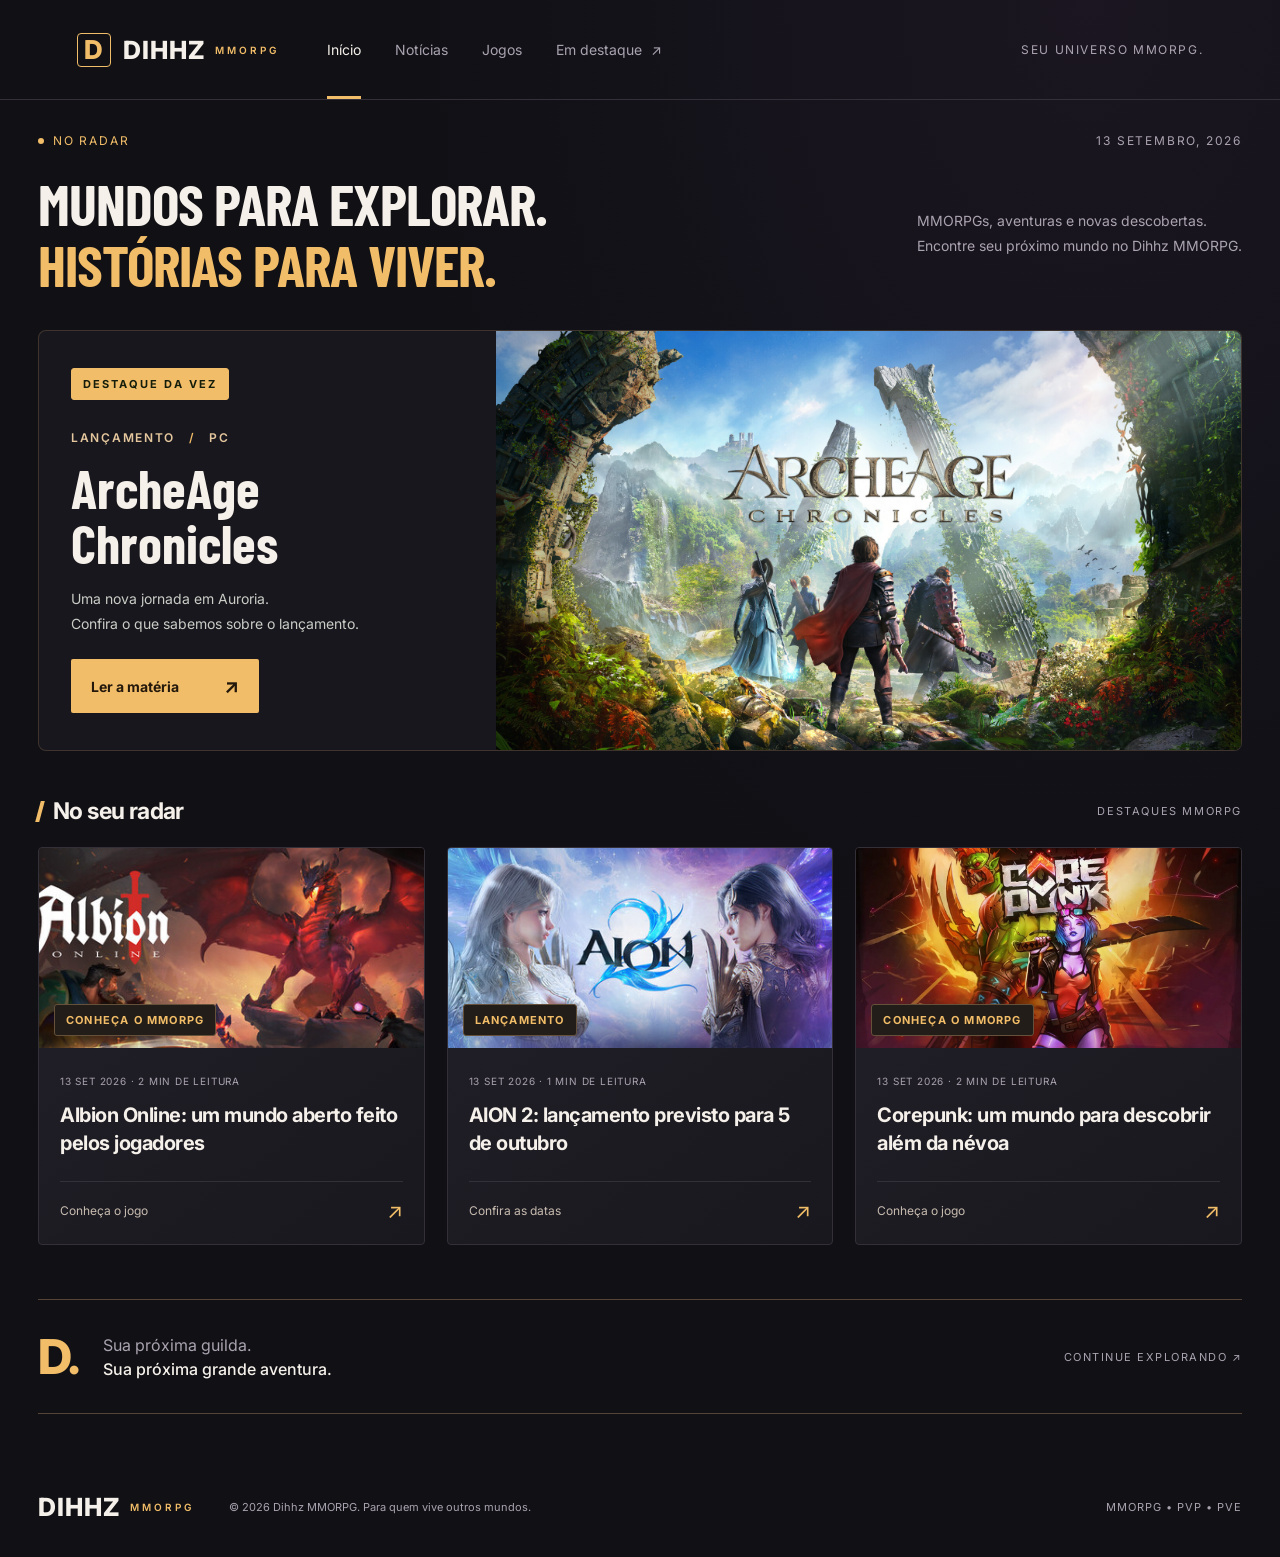
<file: index.html>
<!doctype html>
<html lang="pt-BR"><head><meta charset="utf-8"><meta name="viewport" content="width=device-width, initial-scale=1"><title>Dihhz MMORPG — Seu universo de MMORPGs</title><meta name="description" content="Notícias e descobertas de MMORPGs. Conheça Albion Online e acompanhe AION 2 e ArcheAge Chronicles."><link rel="icon" href="assets/favicon.svg"><link rel="stylesheet" href="style.css"><script src="script.js" defer></script></head>
<body><header class="header"><a class="logo" href="index.html" aria-label="Dihhz MMORPG, início"><span class="logo-icon">D</span>DIHHZ<span class="brand-sub">MMORPG</span></a><nav aria-label="Navegação principal"><a class="active" href="index.html" aria-current="page">Início</a><a href="noticias.html">Notícias</a><a href="jogos.html">Jogos</a><a href="archeage-chronicles.html">Em destaque <span>↗</span></a></nav><span class="header-note">SEU UNIVERSO MMORPG.</span></header>
<main class="container"><div class="edition"><span><i></i> NO RADAR</span><span>13 SETEMBRO, 2026</span></div><div class="heading"><h1>Mundos para explorar.<br><em>Histórias para viver.</em></h1><p>MMORPGs, aventuras e novas descobertas.<br>Encontre seu próximo mundo no Dihhz MMORPG.</p></div>
<section class="hero hero-archeage" aria-label="ArcheAge Chronicles em destaque"><img src="assets/archeage-chronicles-destaque.png" alt="ArcheAge Chronicles: aventureiros diante das ruínas de Auroria" width="1920" height="1080" fetchpriority="high"><div class="hero-content"><span class="tag lime">DESTAQUE DA VEZ</span><div class="eyebrow">LANÇAMENTO <span> / </span> PC</div><h2>ArcheAge<br>Chronicles</h2><p>Uma nova jornada em Auroria.<br>Confira o que sabemos sobre o lançamento.</p><a class="button" href="archeage-chronicles.html">Ler a matéria <span>↗</span></a></div></section>
<section id="noticias" class="news"><div class="section-heading"><h2><span></span> No seu radar</h2><span class="muted">DESTAQUES MMORPG</span></div><div class="cards"><a class="card" href="albion-online.html"><div class="card-image"><img src="assets/albion-online-cover.jpg" alt="Arte oficial de Albion Online" loading="lazy"><span class="tag">CONHEÇA O MMORPG</span></div><div class="card-body"><span class="meta">13 SET 2026 · 2 MIN DE LEITURA</span><h3>Albion Online: um mundo aberto feito pelos jogadores</h3><span class="card-bottom">Conheça o jogo <span>↗</span></span></div></a><a class="card" href="aion-2.html"><div class="card-image"><img src="assets/aion-2-cover.jpg" alt="Arte oficial de AION 2" loading="lazy"><span class="tag">LANÇAMENTO</span></div><div class="card-body"><span class="meta">13 SET 2026 · 1 MIN DE LEITURA</span><h3>AION 2: lançamento previsto para 5 de outubro</h3><span class="card-bottom">Confira as datas <span>↗</span></span></div></a><a class="card" href="corepunk.html"><div class="card-image"><img src="assets/corepunk-cover.jpg" alt="Arte oficial de Corepunk" loading="lazy"><span class="tag">CONHEÇA O MMORPG</span></div><div class="card-body"><span class="meta">13 SET 2026 · 2 MIN DE LEITURA</span><h3>Corepunk: um mundo para descobrir além da névoa</h3><span class="card-bottom">Conheça o jogo <span>↗</span></span></div></a></div></section><div class="closing"><span class="mini-mark">D.</span><p>Sua próxima guilda.<br><strong>Sua próxima grande aventura.</strong></p><span>CONTINUE EXPLORANDO ↗</span></div></main><footer><a class="logo" href="index.html">DIHHZ<span class="brand-sub">MMORPG</span></a><p>© 2026 Dihhz MMORPG. Para quem vive outros mundos.</p><span>MMORPG • PVP • PVE</span></footer></body></html>
</file>
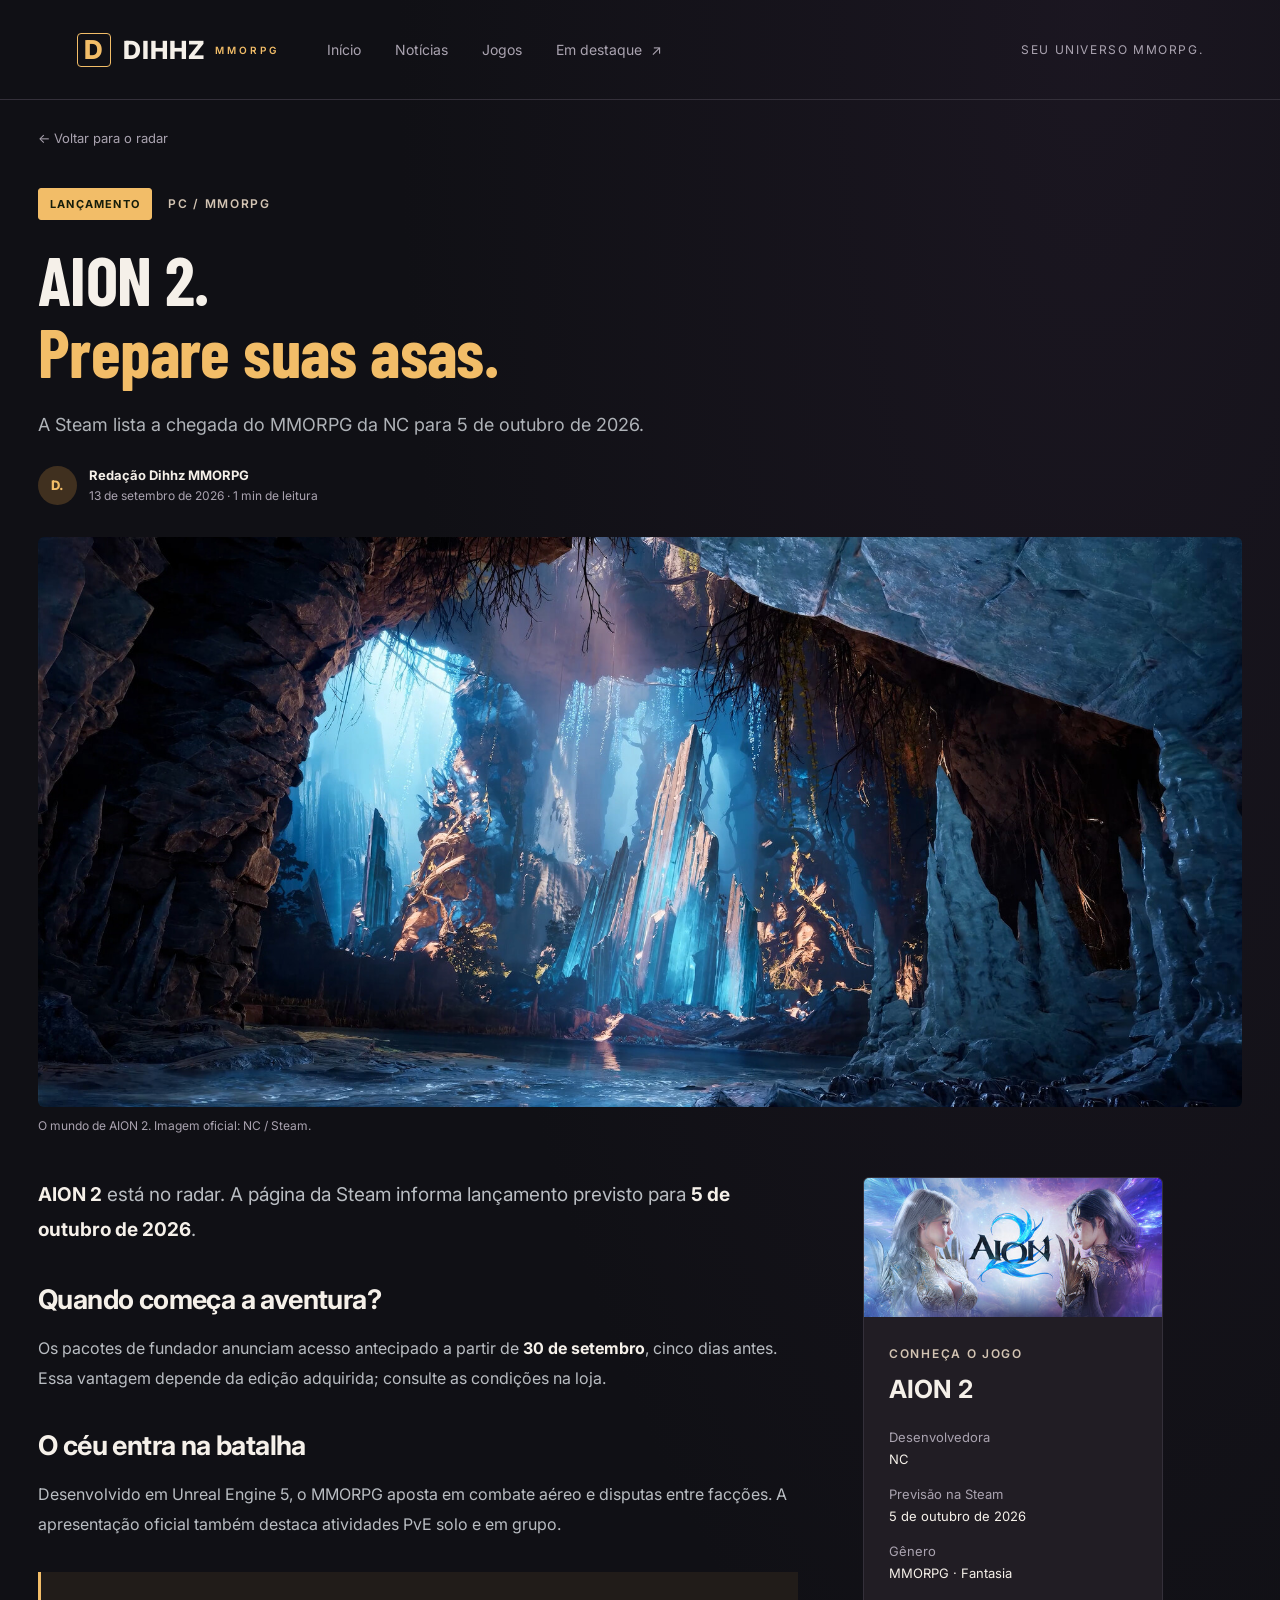
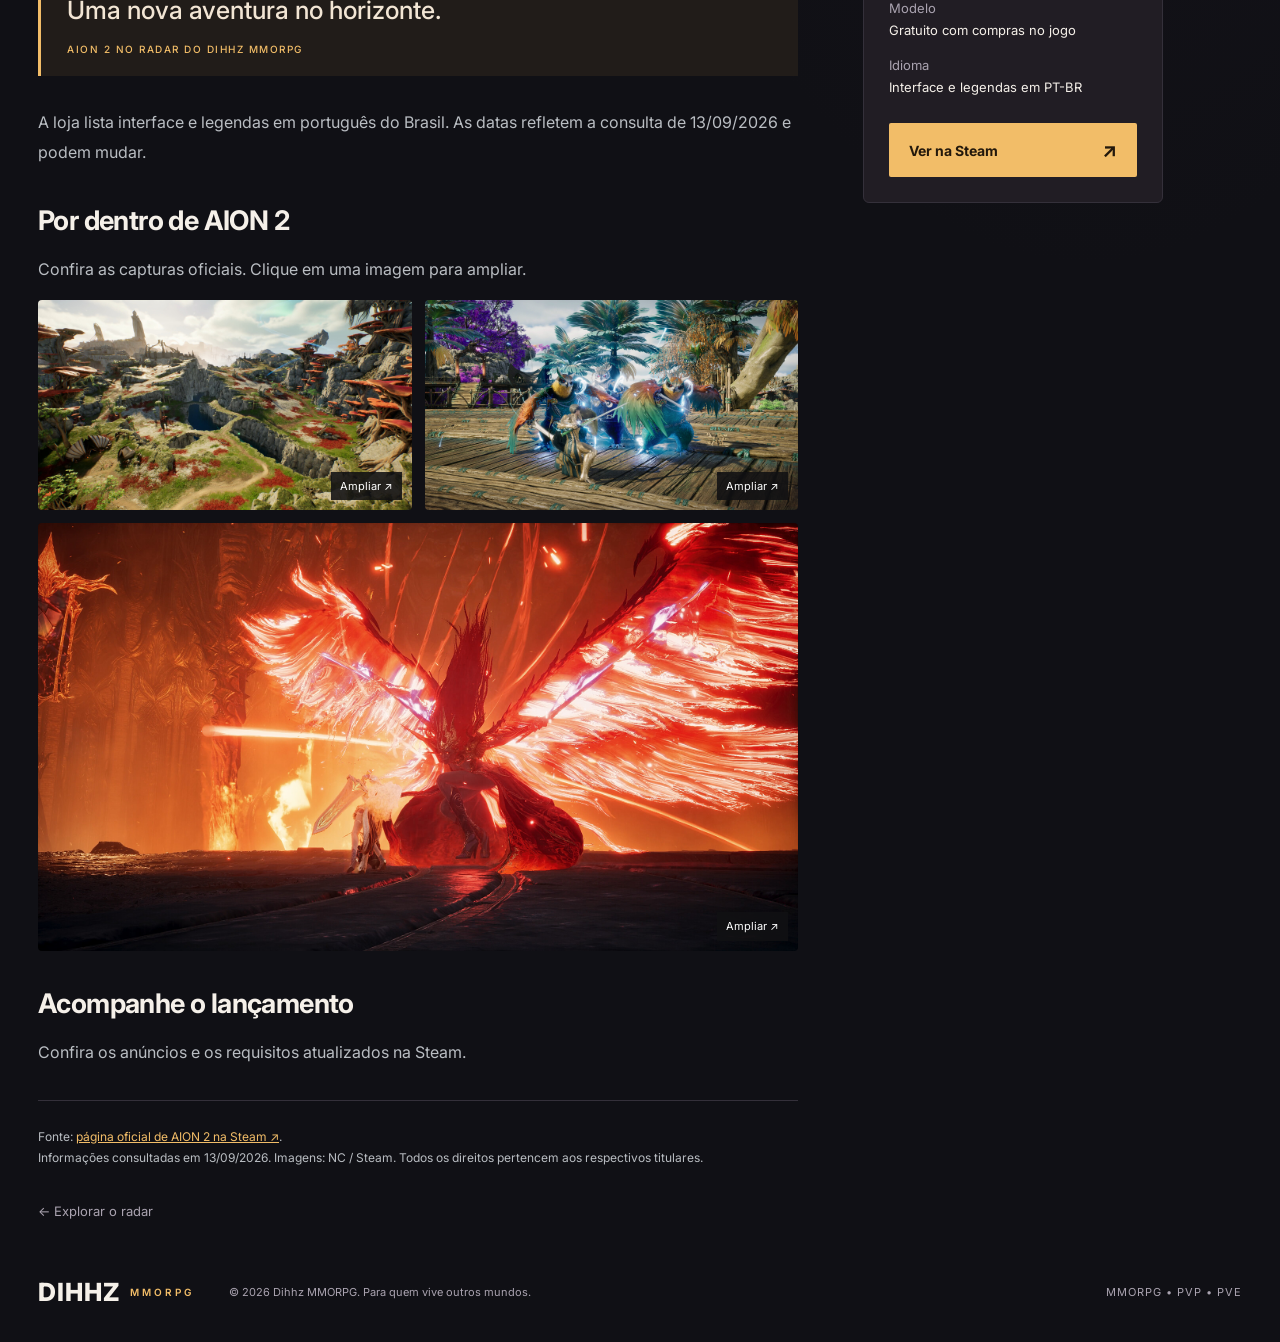
<file: aion-2.html>
<!doctype html>
<html lang="pt-BR"><head><meta charset="utf-8"><meta name="viewport" content="width=device-width, initial-scale=1"><title>AION 2: lançamento previsto para outubro de 2026 — Dihhz MMORPG</title><meta name="description" content="Confira a previsão de lançamento de AION 2 na Steam e imagens oficiais."><meta property="og:title" content="AION 2: lançamento previsto para outubro de 2026"><meta property="og:description" content="Confira a previsão de lançamento e imagens oficiais de AION 2."><link rel="icon" href="assets/favicon.svg"><link rel="stylesheet" href="style.css"><script src="script.js" defer></script></head>
<body><div class="reading-progress" aria-hidden="true"></div><header class="header"><a class="logo" href="index.html" aria-label="Dihhz MMORPG, início"><span class="logo-icon">D</span>DIHHZ<span class="brand-sub">MMORPG</span></a><nav aria-label="Navegação principal"><a href="index.html">Início</a><a href="noticias.html">Notícias</a><a href="jogos.html">Jogos</a><a href="archeage-chronicles.html">Em destaque <span>↗</span></a></nav><span class="header-note">SEU UNIVERSO MMORPG.</span></header>
<main class="container article"><a class="back" href="index.html">← Voltar para o radar</a><div class="article-heading"><span class="tag lime">LANÇAMENTO</span><span class="eyebrow">PC / MMORPG</span><h1>AION 2.<br><em>Prepare suas asas.</em></h1><p class="dek">A Steam lista a chegada do MMORPG da NC para 5 de outubro de 2026.</p><div class="byline"><span class="avatar">D.</span><span><strong>Redação Dihhz MMORPG</strong><small>13 de setembro de 2026 · 1 min de leitura</small></span></div></div><figure class="article-cover"><img src="assets/aion-2-1.jpg" alt="Visão do mundo de AION 2"><figcaption>O mundo de AION 2. Imagem oficial: NC / Steam.</figcaption></figure>
<div class="article-layout"><article class="prose"><p class="lead"><strong>AION 2</strong> está no radar. A página da Steam informa lançamento previsto para <strong>5 de outubro de 2026</strong>.</p><h2 id="lancamento">Quando começa a aventura?</h2><p>Os pacotes de fundador anunciam acesso antecipado a partir de <strong>30 de setembro</strong>, cinco dias antes. Essa vantagem depende da edição adquirida; consulte as condições na loja.</p><h2 id="gameplay">O céu entra na batalha</h2><p>Desenvolvido em Unreal Engine 5, o MMORPG aposta em combate aéreo e disputas entre facções. A apresentação oficial também destaca atividades PvE solo e em grupo.</p><blockquote>Uma nova aventura no horizonte.<span>AION 2 NO RADAR DO DIHHZ MMORPG</span></blockquote><p>A loja lista interface e legendas em português do Brasil. As datas refletem a consulta de 13/09/2026 e podem mudar.</p><h2 id="galeria">Por dentro de AION 2</h2><p>Confira as capturas oficiais. Clique em uma imagem para ampliar.</p><div class="gallery"><button class="gallery-item" data-image="assets/aion-2-0.jpg" aria-label="Ampliar captura de AION 2"><img src="assets/aion-2-0.jpg" alt="Gameplay de AION 2" loading="lazy"><span>Ampliar ↗</span></button><button class="gallery-item" data-image="assets/aion-2-2.jpg" aria-label="Ampliar segunda captura de gameplay"><img src="assets/aion-2-2.jpg" alt="Captura oficial de gameplay" loading="lazy"><span>Ampliar ↗</span></button><button class="gallery-item wide" data-image="assets/aion-2-3.jpg" aria-label="Ampliar terceira captura de gameplay"><img src="assets/aion-2-3.jpg" alt="Cenário de AION 2" loading="lazy"><span>Ampliar ↗</span></button></div><h2>Acompanhe o lançamento</h2><p>Confira os anúncios e os requisitos atualizados na Steam.</p><div class="source">Fonte: <a href="https://store.steampowered.com/app/3393110/AION_2/" target="_blank" rel="noopener noreferrer">página oficial de AION 2 na Steam ↗</a>.<br>Informações consultadas em 13/09/2026. Imagens: NC / Steam. Todos os direitos pertencem aos respectivos titulares.</div><a class="back" href="index.html#noticias">← Explorar o radar</a></article><aside class="game-info"><img src="assets/aion-2-cover.jpg" alt="AION 2"><div class="info-body"><span class="eyebrow">CONHEÇA O JOGO</span><h2>AION 2</h2><dl><dt>Desenvolvedora</dt><dd>NC</dd><dt>Previsão na Steam</dt><dd>5 de outubro de 2026</dd><dt>Gênero</dt><dd>MMORPG · Fantasia</dd><dt>Modelo</dt><dd>Gratuito com compras no jogo</dd><dt>Idioma</dt><dd>Interface e legendas em PT-BR</dd></dl><a class="button" href="https://store.steampowered.com/app/3393110/AION_2/" target="_blank" rel="noopener noreferrer">Ver na Steam <span>↗</span></a></div></aside></div></main><footer><a class="logo" href="index.html">DIHHZ<span class="brand-sub">MMORPG</span></a><p>© 2026 Dihhz MMORPG. Para quem vive outros mundos.</p><span>MMORPG • PVP • PVE</span></footer><dialog class="lightbox"><button class="close-lightbox" aria-label="Fechar imagem">✕</button><img alt="Captura ampliada de AION 2"></dialog></body></html>
</file>
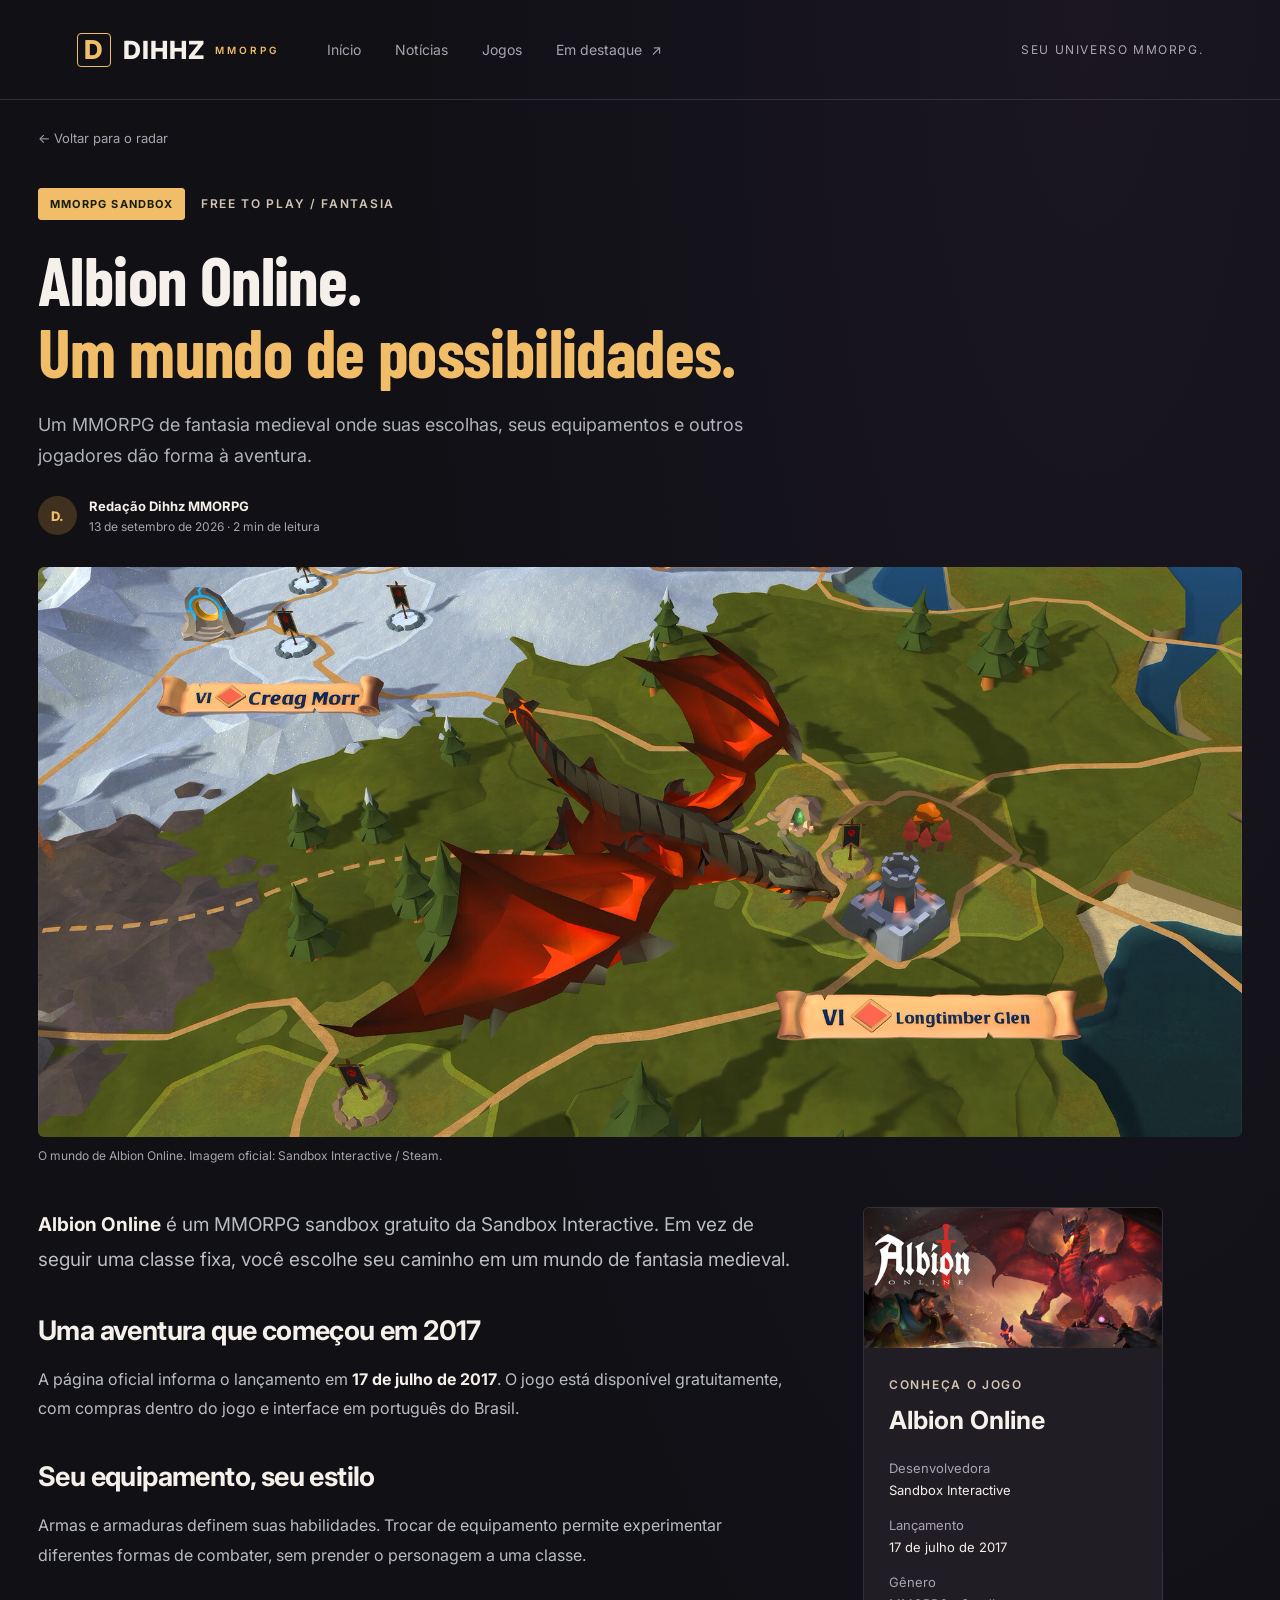
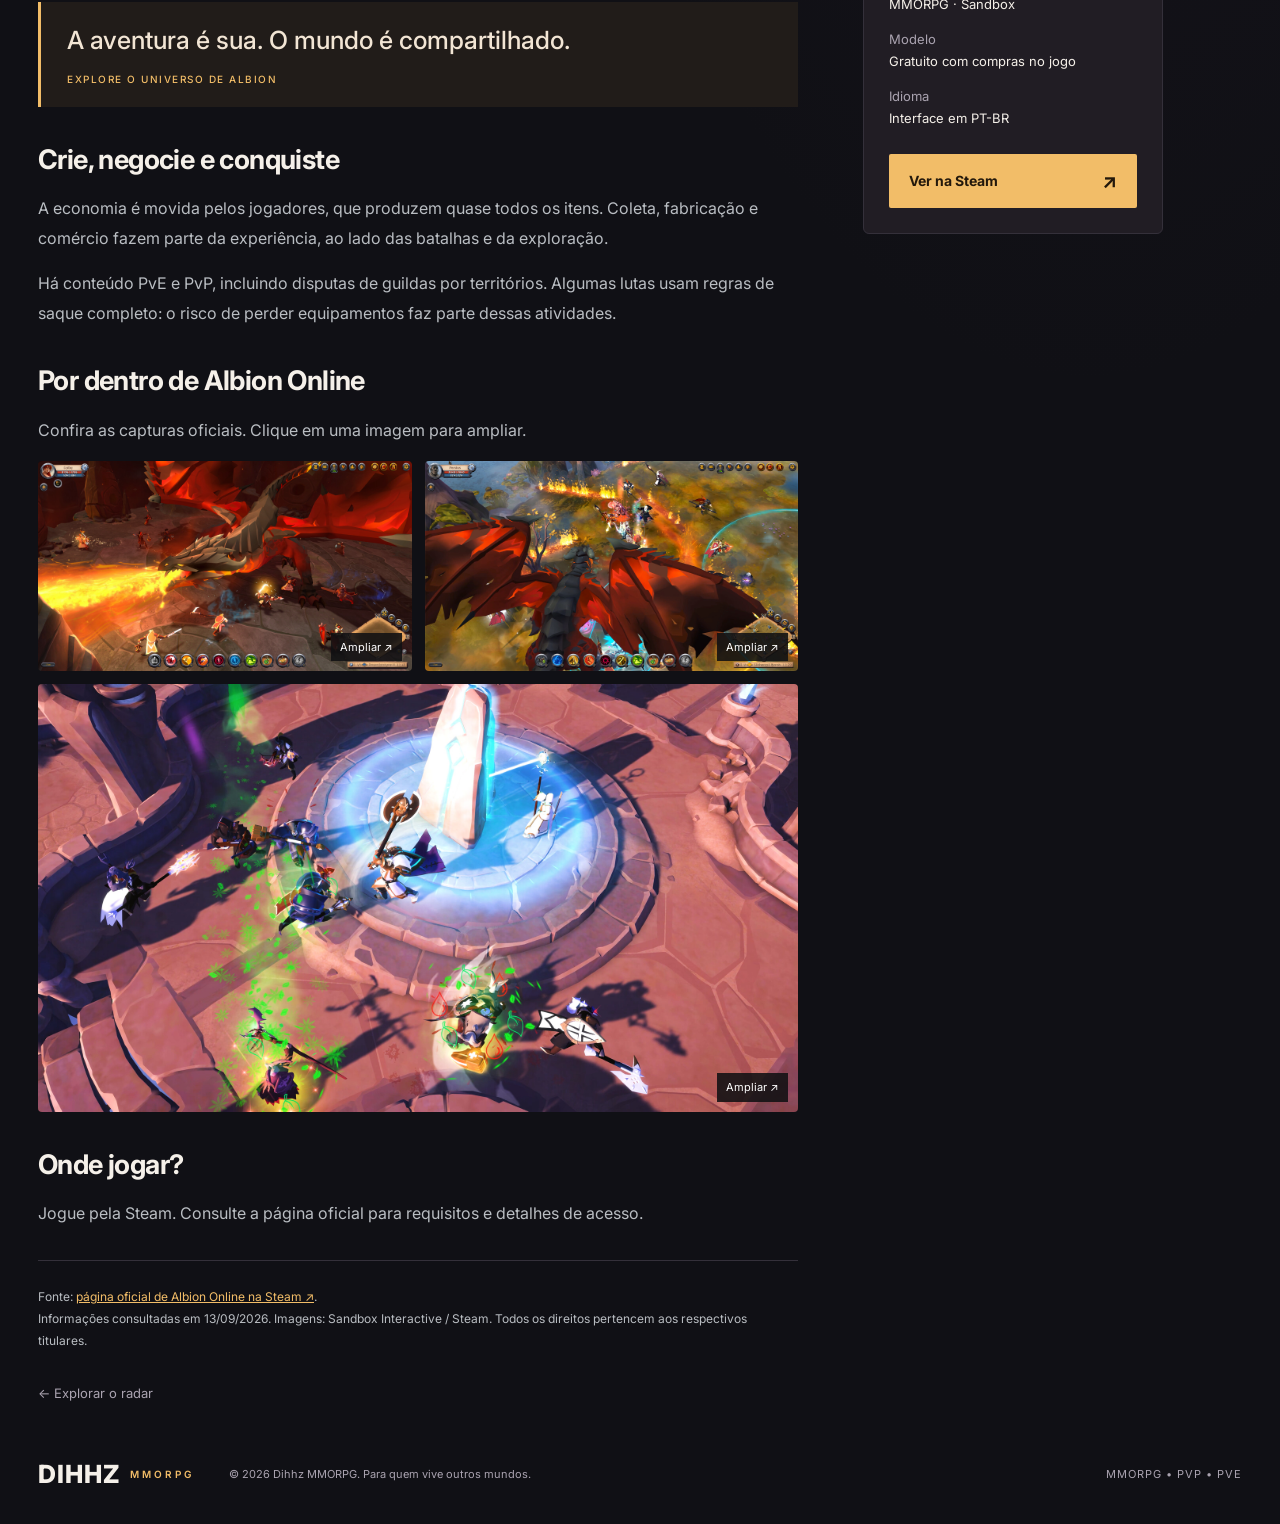
<file: albion-online.html>
<!doctype html>
<html lang="pt-BR"><head><meta charset="utf-8"><meta name="viewport" content="width=device-width, initial-scale=1"><title>Albion Online: conheça o MMORPG sandbox — Dihhz MMORPG</title><meta name="description" content="Conheça Albion Online: MMORPG gratuito da Sandbox Interactive, com economia dos jogadores, combate sem classes e PvP."><meta property="og:title" content="Albion Online: conheça o MMORPG sandbox"><meta property="og:description" content="Explore, crie e conquiste no mundo de Albion Online."><link rel="icon" href="assets/favicon.svg"><link rel="stylesheet" href="style.css"><script src="script.js" defer></script></head>
<body><div class="reading-progress" aria-hidden="true"></div><header class="header"><a class="logo" href="index.html" aria-label="Dihhz MMORPG, início"><span class="logo-icon">D</span>DIHHZ<span class="brand-sub">MMORPG</span></a><nav aria-label="Navegação principal"><a href="index.html">Início</a><a href="noticias.html">Notícias</a><a href="jogos.html">Jogos</a><a href="archeage-chronicles.html">Em destaque <span>↗</span></a></nav><span class="header-note">SEU UNIVERSO MMORPG.</span></header>
<main class="container article"><a class="back" href="index.html">← Voltar para o radar</a><div class="article-heading"><span class="tag lime">MMORPG SANDBOX</span><span class="eyebrow">FREE TO PLAY / FANTASIA</span><h1>Albion Online.<br><em>Um mundo de possibilidades.</em></h1><p class="dek">Um MMORPG de fantasia medieval onde suas escolhas, seus equipamentos e outros jogadores dão forma à aventura.</p><div class="byline"><span class="avatar">D.</span><span><strong>Redação Dihhz MMORPG</strong><small>13 de setembro de 2026 · 2 min de leitura</small></span></div></div><figure class="article-cover"><img src="assets/albion-online-1.jpg" alt="Visão do mundo de Albion Online"><figcaption>O mundo de Albion Online. Imagem oficial: Sandbox Interactive / Steam.</figcaption></figure>
<div class="article-layout"><article class="prose"><p class="lead"><strong>Albion Online</strong> é um MMORPG sandbox gratuito da Sandbox Interactive. Em vez de seguir uma classe fixa, você escolhe seu caminho em um mundo de fantasia medieval.</p><h2 id="lancamento">Uma aventura que começou em 2017</h2><p>A página oficial informa o lançamento em <strong>17 de julho de 2017</strong>. O jogo está disponível gratuitamente, com compras dentro do jogo e interface em português do Brasil.</p><h2 id="gameplay">Seu equipamento, seu estilo</h2><p>Armas e armaduras definem suas habilidades. Trocar de equipamento permite experimentar diferentes formas de combater, sem prender o personagem a uma classe.</p><blockquote>A aventura é sua. O mundo é compartilhado.<span>EXPLORE O UNIVERSO DE ALBION</span></blockquote><h2>Crie, negocie e conquiste</h2><p>A economia é movida pelos jogadores, que produzem quase todos os itens. Coleta, fabricação e comércio fazem parte da experiência, ao lado das batalhas e da exploração.</p><p>Há conteúdo PvE e PvP, incluindo disputas de guildas por territórios. Algumas lutas usam regras de saque completo: o risco de perder equipamentos faz parte dessas atividades.</p><h2 id="galeria">Por dentro de Albion Online</h2><p>Confira as capturas oficiais. Clique em uma imagem para ampliar.</p><div class="gallery"><button class="gallery-item" data-image="assets/albion-online-0.jpg" aria-label="Ampliar captura de Albion Online"><img src="assets/albion-online-0.jpg" alt="Gameplay de Albion Online" loading="lazy"><span>Ampliar ↗</span></button><button class="gallery-item" data-image="assets/albion-online-2.jpg" aria-label="Ampliar segunda captura de gameplay"><img src="assets/albion-online-2.jpg" alt="Captura oficial de gameplay" loading="lazy"><span>Ampliar ↗</span></button><button class="gallery-item wide" data-image="assets/albion-online-3.jpg" aria-label="Ampliar terceira captura de gameplay"><img src="assets/albion-online-3.jpg" alt="Cenário de Albion Online" loading="lazy"><span>Ampliar ↗</span></button></div><h2>Onde jogar?</h2><p>Jogue pela Steam. Consulte a página oficial para requisitos e detalhes de acesso.</p><div class="source">Fonte: <a href="https://store.steampowered.com/app/761890/Albion_Online/" target="_blank" rel="noopener noreferrer">página oficial de Albion Online na Steam ↗</a>.<br>Informações consultadas em 13/09/2026. Imagens: Sandbox Interactive / Steam. Todos os direitos pertencem aos respectivos titulares.</div><a class="back" href="index.html#noticias">← Explorar o radar</a></article><aside class="game-info"><img src="assets/albion-online-cover.jpg" alt="Albion Online"><div class="info-body"><span class="eyebrow">CONHEÇA O JOGO</span><h2>Albion Online</h2><dl><dt>Desenvolvedora</dt><dd>Sandbox Interactive</dd><dt>Lançamento</dt><dd>17 de julho de 2017</dd><dt>Gênero</dt><dd>MMORPG · Sandbox</dd><dt>Modelo</dt><dd>Gratuito com compras no jogo</dd><dt>Idioma</dt><dd>Interface em PT-BR</dd></dl><a class="button" href="https://store.steampowered.com/app/761890/Albion_Online/" target="_blank" rel="noopener noreferrer">Ver na Steam <span>↗</span></a></div></aside></div></main><footer><a class="logo" href="index.html">DIHHZ<span class="brand-sub">MMORPG</span></a><p>© 2026 Dihhz MMORPG. Para quem vive outros mundos.</p><span>MMORPG • PVP • PVE</span></footer><dialog class="lightbox"><button class="close-lightbox" aria-label="Fechar imagem">✕</button><img alt="Captura ampliada de Albion Online"></dialog></body></html>
</file>
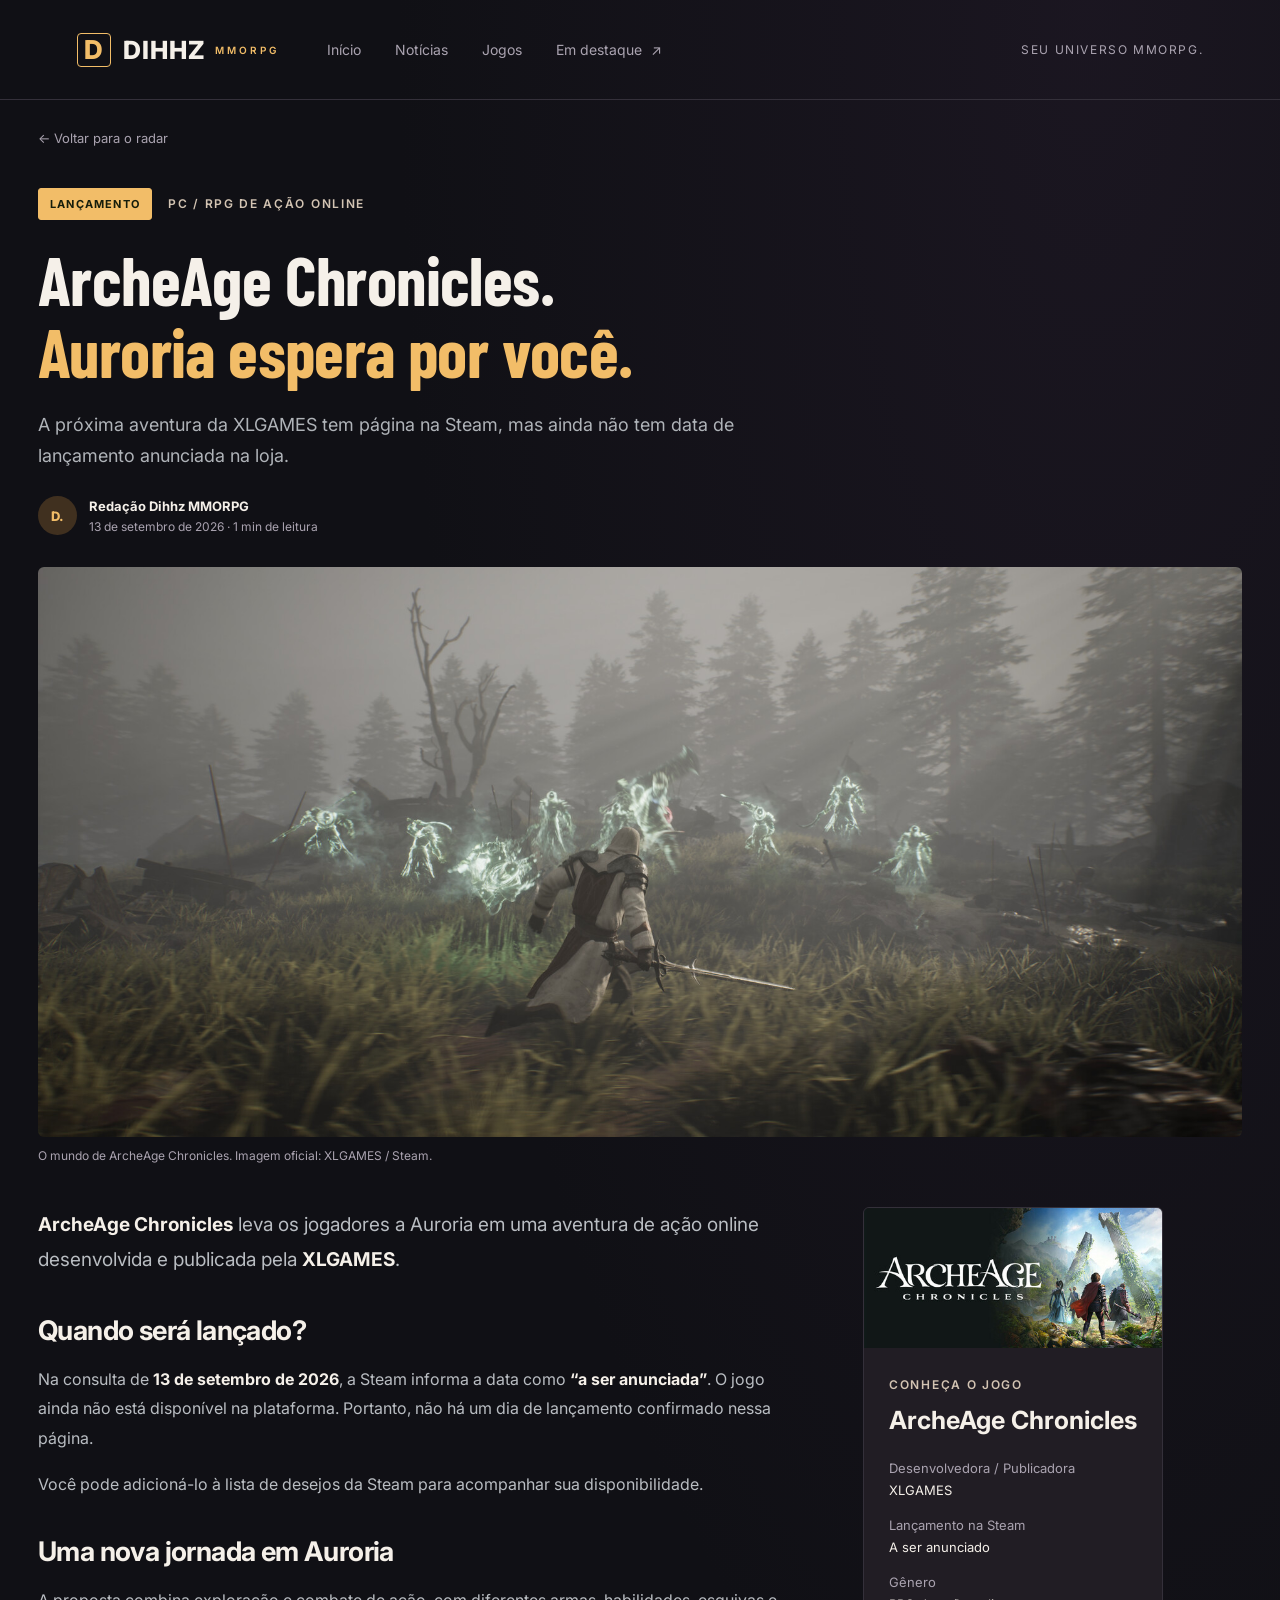
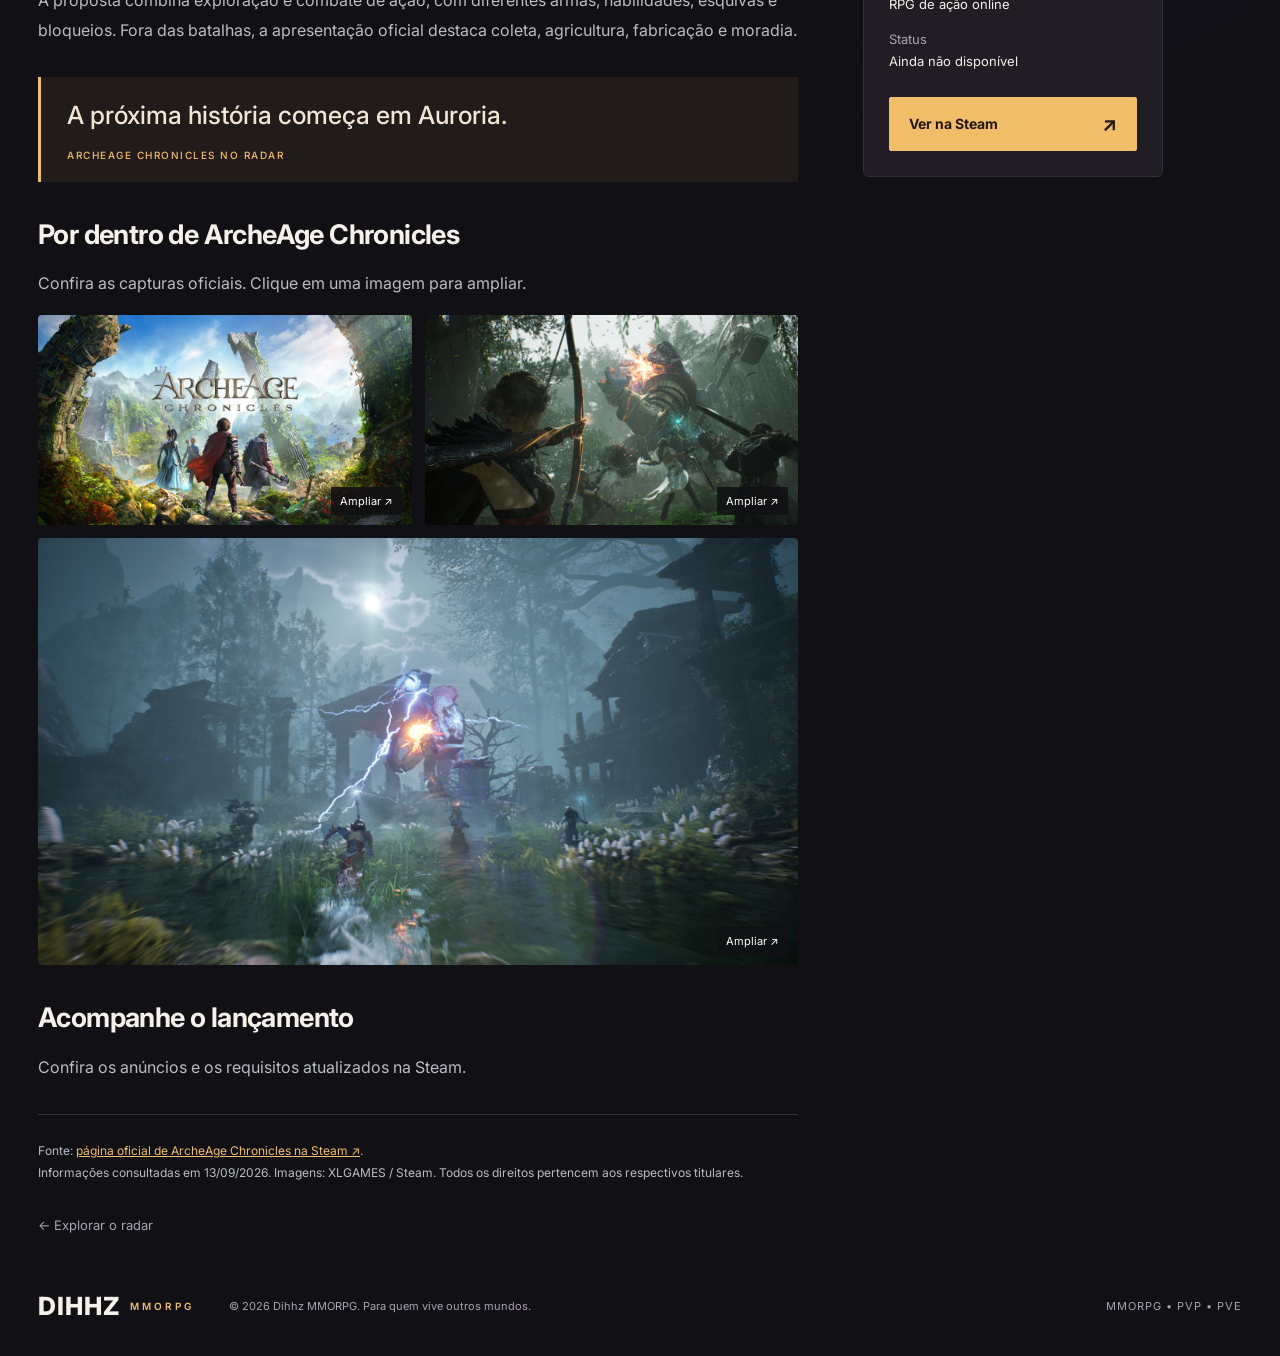
<file: archeage-chronicles.html>
<!doctype html>
<html lang="pt-BR"><head><meta charset="utf-8"><meta name="viewport" content="width=device-width, initial-scale=1"><title>ArcheAge Chronicles: o que sabemos sobre o lançamento — Dihhz MMORPG</title><meta name="description" content="Confira a previsão de lançamento de ArcheAge Chronicles na Steam e imagens oficiais."><meta property="og:title" content="ArcheAge Chronicles: o que sabemos sobre o lançamento"><meta property="og:description" content="Confira a previsão de lançamento e imagens oficiais de ArcheAge Chronicles."><link rel="icon" href="assets/favicon.svg"><link rel="stylesheet" href="style.css"><script src="script.js" defer></script></head>
<body><div class="reading-progress" aria-hidden="true"></div><header class="header"><a class="logo" href="index.html" aria-label="Dihhz MMORPG, início"><span class="logo-icon">D</span>DIHHZ<span class="brand-sub">MMORPG</span></a><nav aria-label="Navegação principal"><a href="index.html">Início</a><a href="noticias.html">Notícias</a><a href="jogos.html">Jogos</a><a href="archeage-chronicles.html">Em destaque <span>↗</span></a></nav><span class="header-note">SEU UNIVERSO MMORPG.</span></header>
<main class="container article"><a class="back" href="index.html">← Voltar para o radar</a><div class="article-heading"><span class="tag lime">LANÇAMENTO</span><span class="eyebrow">PC / RPG DE AÇÃO ONLINE</span><h1>ArcheAge Chronicles.<br><em>Auroria espera por você.</em></h1><p class="dek">A próxima aventura da XLGAMES tem página na Steam, mas ainda não tem data de lançamento anunciada na loja.</p><div class="byline"><span class="avatar">D.</span><span><strong>Redação Dihhz MMORPG</strong><small>13 de setembro de 2026 · 1 min de leitura</small></span></div></div><figure class="article-cover"><img src="assets/archeage-chronicles-1.jpg" alt="Visão do mundo de ArcheAge Chronicles"><figcaption>O mundo de ArcheAge Chronicles. Imagem oficial: XLGAMES / Steam.</figcaption></figure>
<div class="article-layout"><article class="prose"><p class="lead"><strong>ArcheAge Chronicles</strong> leva os jogadores a Auroria em uma aventura de ação online desenvolvida e publicada pela <strong>XLGAMES</strong>.</p><h2 id="lancamento">Quando será lançado?</h2><p>Na consulta de <strong>13 de setembro de 2026</strong>, a Steam informa a data como <strong>“a ser anunciada”</strong>. O jogo ainda não está disponível na plataforma. Portanto, não há um dia de lançamento confirmado nessa página.</p><p>Você pode adicioná-lo à lista de desejos da Steam para acompanhar sua disponibilidade.</p><h2 id="gameplay">Uma nova jornada em Auroria</h2><p>A proposta combina exploração e combate de ação, com diferentes armas, habilidades, esquivas e bloqueios. Fora das batalhas, a apresentação oficial destaca coleta, agricultura, fabricação e moradia.</p><blockquote>A próxima história começa em Auroria.<span>ARCHEAGE CHRONICLES NO RADAR</span></blockquote><h2 id="galeria">Por dentro de ArcheAge Chronicles</h2><p>Confira as capturas oficiais. Clique em uma imagem para ampliar.</p><div class="gallery"><button class="gallery-item" data-image="assets/archeage-chronicles-0.jpg" aria-label="Ampliar captura de ArcheAge Chronicles"><img src="assets/archeage-chronicles-0.jpg" alt="Gameplay de ArcheAge Chronicles" loading="lazy"><span>Ampliar ↗</span></button><button class="gallery-item" data-image="assets/archeage-chronicles-2.jpg" aria-label="Ampliar segunda captura de gameplay"><img src="assets/archeage-chronicles-2.jpg" alt="Captura oficial de gameplay" loading="lazy"><span>Ampliar ↗</span></button><button class="gallery-item wide" data-image="assets/archeage-chronicles-3.jpg" aria-label="Ampliar terceira captura de gameplay"><img src="assets/archeage-chronicles-3.jpg" alt="Cenário de ArcheAge Chronicles" loading="lazy"><span>Ampliar ↗</span></button></div><h2>Acompanhe o lançamento</h2><p>Confira os anúncios e os requisitos atualizados na Steam.</p><div class="source">Fonte: <a href="https://store.steampowered.com/app/3218230/ArcheAge_Chronicles/" target="_blank" rel="noopener noreferrer">página oficial de ArcheAge Chronicles na Steam ↗</a>.<br>Informações consultadas em 13/09/2026. Imagens: XLGAMES / Steam. Todos os direitos pertencem aos respectivos titulares.</div><a class="back" href="index.html#noticias">← Explorar o radar</a></article><aside class="game-info"><img src="assets/archeage-chronicles-cover.jpg" alt="ArcheAge Chronicles"><div class="info-body"><span class="eyebrow">CONHEÇA O JOGO</span><h2>ArcheAge Chronicles</h2><dl><dt>Desenvolvedora / Publicadora</dt><dd>XLGAMES</dd><dt>Lançamento na Steam</dt><dd>A ser anunciado</dd><dt>Gênero</dt><dd>RPG de ação online</dd><dt>Status</dt><dd>Ainda não disponível</dd></dl><a class="button" href="https://store.steampowered.com/app/3218230/ArcheAge_Chronicles/" target="_blank" rel="noopener noreferrer">Ver na Steam <span>↗</span></a></div></aside></div></main><footer><a class="logo" href="index.html">DIHHZ<span class="brand-sub">MMORPG</span></a><p>© 2026 Dihhz MMORPG. Para quem vive outros mundos.</p><span>MMORPG • PVP • PVE</span></footer><dialog class="lightbox"><button class="close-lightbox" aria-label="Fechar imagem">✕</button><img alt="Captura ampliada de ArcheAge Chronicles"></dialog></body></html>
</file>
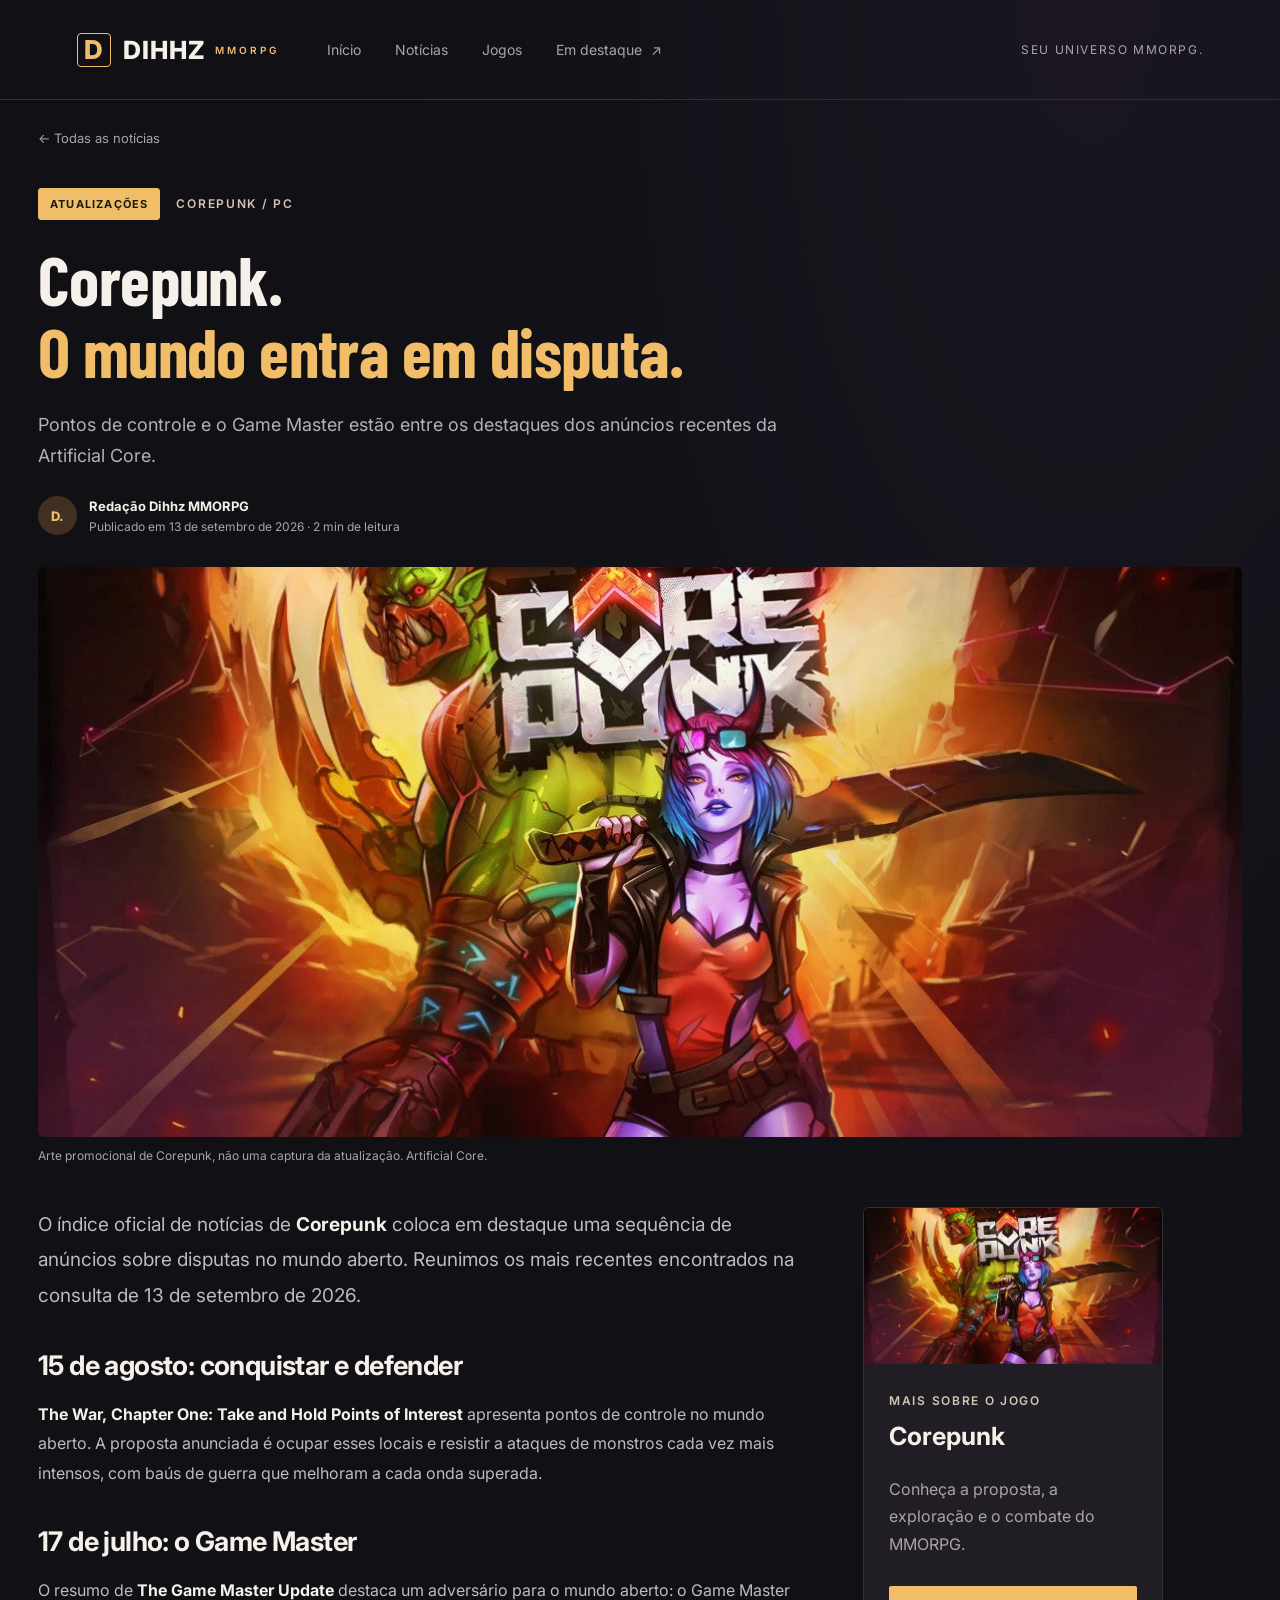
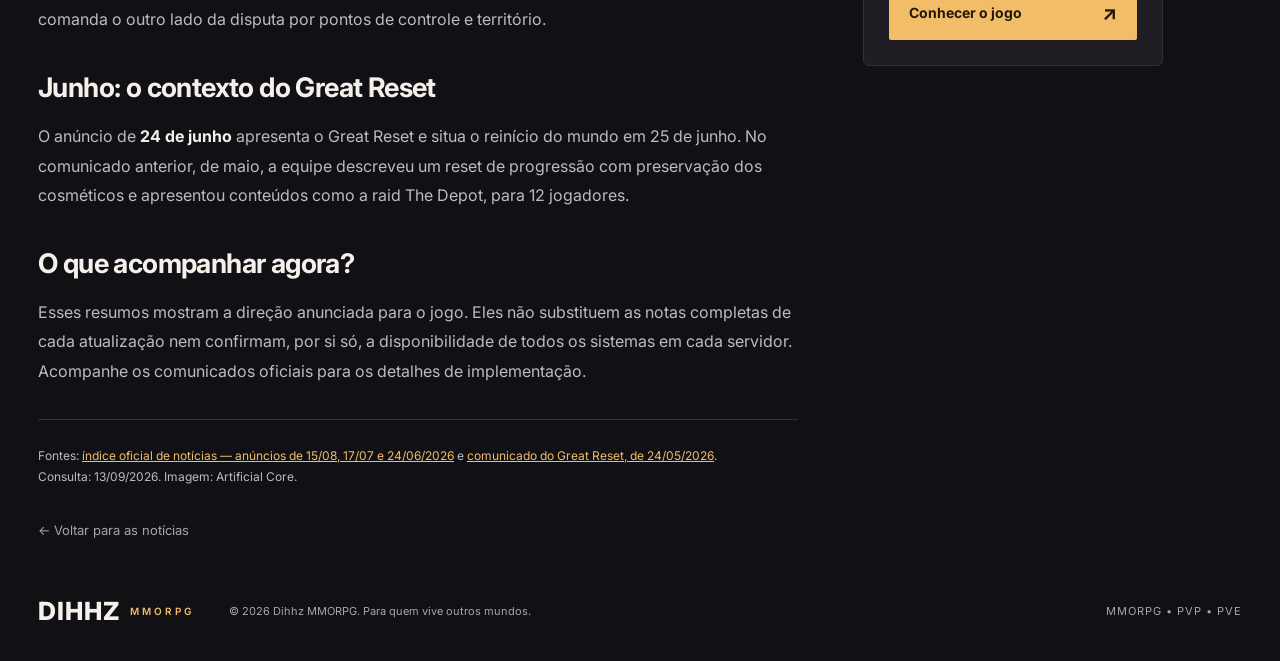
<file: corepunk-atualizacoes.html>
<!doctype html><html lang="pt-BR"><head><meta charset="utf-8"><meta name="viewport" content="width=device-width, initial-scale=1"><title>Corepunk: pontos de controle e Game Master nas últimas atualizações — Dihhz MMORPG</title><meta name="description" content="Um resumo dos anúncios oficiais de agosto, julho e junho de 2026."><meta property="og:title" content="Corepunk: pontos de controle e Game Master nas últimas atualizações"><meta property="og:description" content="Um resumo dos anúncios oficiais de agosto, julho e junho de 2026."><link rel="icon" href="assets/favicon.svg"><link rel="stylesheet" href="style.css"><script src="script.js" defer></script></head><body><div class="reading-progress" aria-hidden="true"></div><header class="header"><a class="logo" href="index.html" aria-label="Dihhz MMORPG, início"><span class="logo-icon">D</span>DIHHZ<span class="brand-sub">MMORPG</span></a><nav aria-label="Navegação principal"><a href="index.html">Início</a><a href="noticias.html">Notícias</a><a href="jogos.html">Jogos</a><a href="archeage-chronicles.html">Em destaque <span>↗</span></a></nav><span class="header-note">SEU UNIVERSO MMORPG.</span></header><main class="container article"><a class="back" href="noticias.html">← Todas as notícias</a><div class="article-heading"><span class="tag lime">ATUALIZAÇÕES</span><span class="eyebrow">COREPUNK / PC</span><h1>Corepunk.<br><em>O mundo entra em disputa.</em></h1><p class="dek">Pontos de controle e o Game Master estão entre os destaques dos anúncios recentes da Artificial Core.</p><div class="byline"><span class="avatar">D.</span><span><strong>Redação Dihhz MMORPG</strong><small>Publicado em <time datetime="2026-09-13">13 de setembro de 2026</time> · 2 min de leitura</small></span></div></div><figure class="article-cover"><img src="assets/corepunk-cover.jpg" alt="Arte promocional de Corepunk"><figcaption>Arte promocional de Corepunk, não uma captura da atualização. Artificial Core.</figcaption></figure><div class="article-layout"><article class="prose"><p class="lead">O índice oficial de notícias de <strong>Corepunk</strong> coloca em destaque uma sequência de anúncios sobre disputas no mundo aberto. Reunimos os mais recentes encontrados na consulta de 13 de setembro de 2026.</p><h2>15 de agosto: conquistar e defender</h2><p><strong>The War, Chapter One: Take and Hold Points of Interest</strong> apresenta pontos de controle no mundo aberto. A proposta anunciada é ocupar esses locais e resistir a ataques de monstros cada vez mais intensos, com baús de guerra que melhoram a cada onda superada.</p><h2>17 de julho: o Game Master</h2><p>O resumo de <strong>The Game Master Update</strong> destaca um adversário para o mundo aberto: o Game Master comanda o outro lado da disputa por pontos de controle e território.</p><h2>Junho: o contexto do Great Reset</h2><p>O anúncio de <strong>24 de junho</strong> apresenta o Great Reset e situa o reinício do mundo em 25 de junho. No comunicado anterior, de maio, a equipe descreveu um reset de progressão com preservação dos cosméticos e apresentou conteúdos como a raid The Depot, para 12 jogadores.</p><h2>O que acompanhar agora?</h2><p>Esses resumos mostram a direção anunciada para o jogo. Eles não substituem as notas completas de cada atualização nem confirmam, por si só, a disponibilidade de todos os sistemas em cada servidor. Acompanhe os comunicados oficiais para os detalhes de implementação.</p><div class="source">Fontes: <a href="https://corepunk.com/en-us/news" target="_blank" rel="noopener noreferrer">índice oficial de notícias — anúncios de 15/08, 17/07 e 24/06/2026</a> e <a href="https://corepunk.com/en-us/news/the-great-reset-corepunk-wipes-on-june-25-2026-2031" target="_blank" rel="noopener noreferrer">comunicado do Great Reset, de 24/05/2026</a>.<br>Consulta: 13/09/2026. Imagem: Artificial Core.</div><a class="back" href="noticias.html">← Voltar para as notícias</a></article><aside class="game-info"><img src="assets/corepunk-cover.jpg" alt="Corepunk"><div class="info-body"><span class="eyebrow">MAIS SOBRE O JOGO</span><h2>Corepunk</h2><p class="catalog-description">Conheça a proposta, a exploração e o combate do MMORPG.</p><a class="button" href="corepunk.html">Conhecer o jogo <span>↗</span></a></div></aside></div></main><footer><a class="logo" href="index.html">DIHHZ<span class="brand-sub">MMORPG</span></a><p>© 2026 Dihhz MMORPG. Para quem vive outros mundos.</p><span>MMORPG • PVP • PVE</span></footer></body></html>
</file>
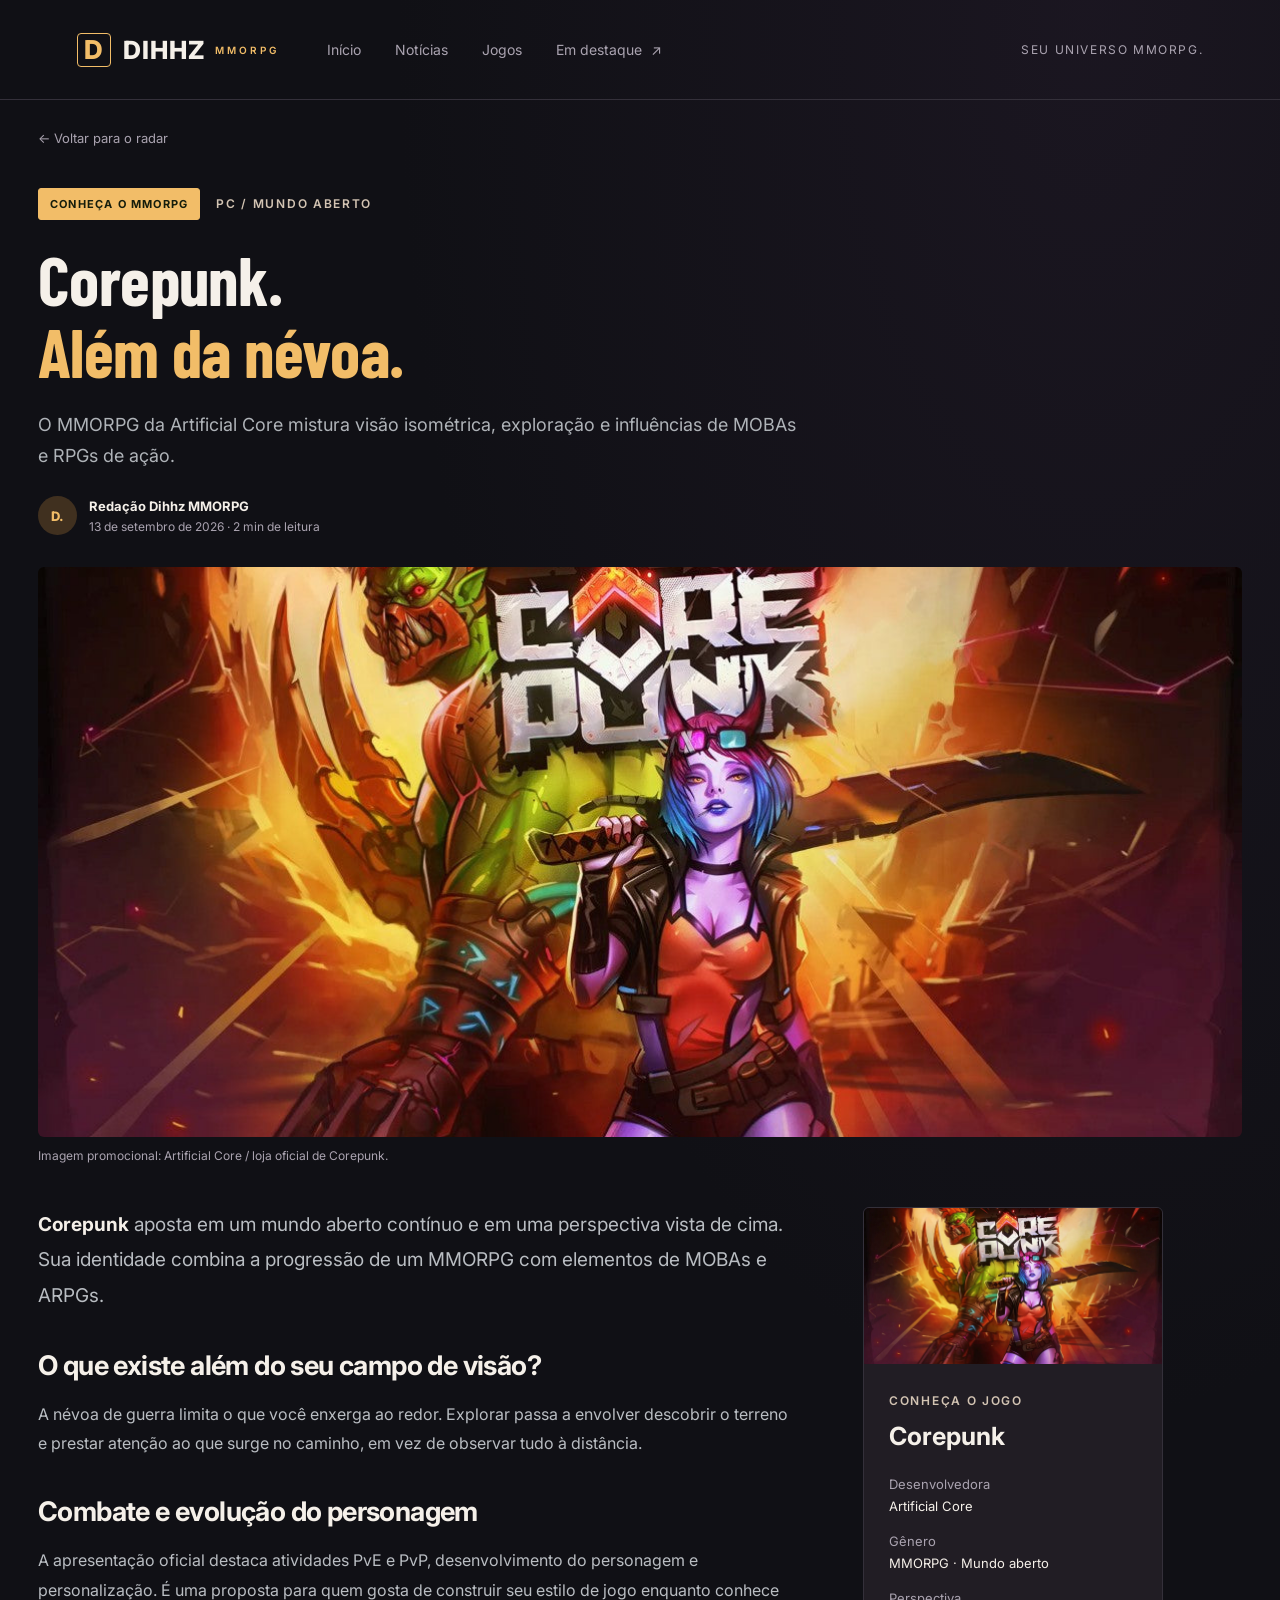
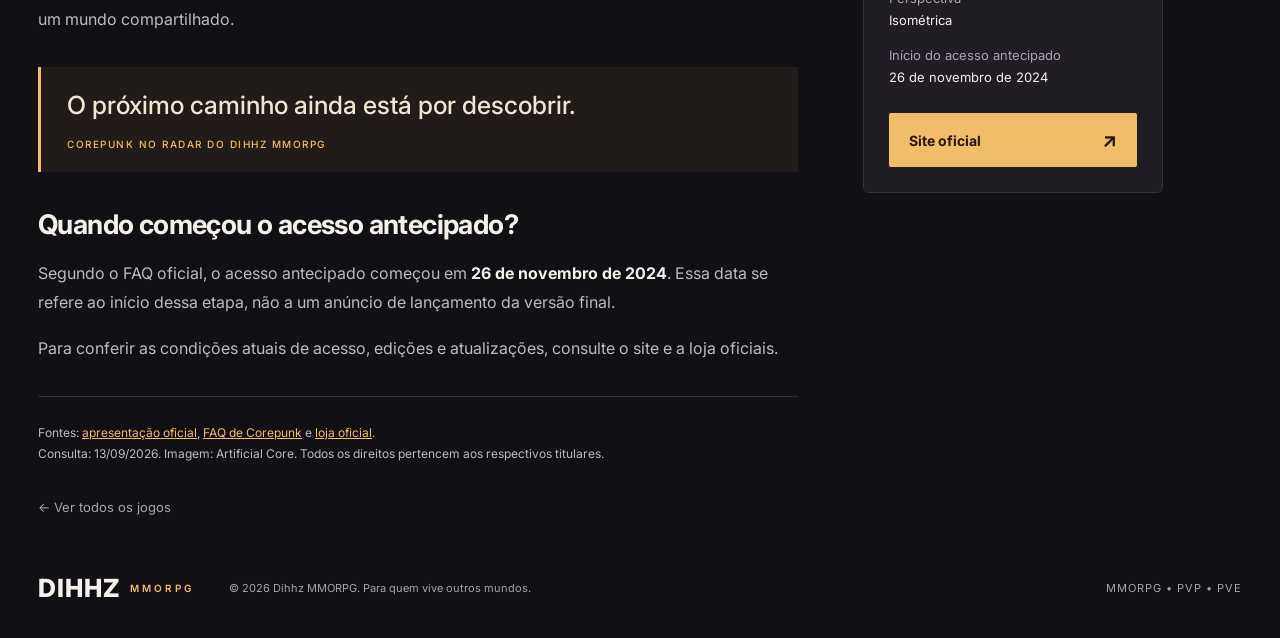
<file: corepunk.html>
<!doctype html>
<html lang="pt-BR"><head><meta charset="utf-8"><meta name="viewport" content="width=device-width, initial-scale=1"><title>Corepunk: conheça o MMORPG da Artificial Core — Dihhz MMORPG</title><meta name="description" content="Conheça Corepunk, seu mundo aberto, combate e a história do acesso antecipado."><meta property="og:title" content="Corepunk: um mundo para descobrir além da névoa"><meta property="og:description" content="Conheça a proposta do MMORPG da Artificial Core."><link rel="icon" href="assets/favicon.svg"><link rel="stylesheet" href="style.css"><script src="script.js" defer></script></head><body><div class="reading-progress" aria-hidden="true"></div><header class="header"><a class="logo" href="index.html" aria-label="Dihhz MMORPG, início"><span class="logo-icon">D</span>DIHHZ<span class="brand-sub">MMORPG</span></a><nav aria-label="Navegação principal"><a href="index.html">Início</a><a href="noticias.html">Notícias</a><a href="jogos.html">Jogos</a><a href="archeage-chronicles.html">Em destaque <span>↗</span></a></nav><span class="header-note">SEU UNIVERSO MMORPG.</span></header>
<main class="container article"><a class="back" href="index.html#noticias">← Voltar para o radar</a><div class="article-heading"><span class="tag lime">CONHEÇA O MMORPG</span><span class="eyebrow">PC / MUNDO ABERTO</span><h1>Corepunk.<br><em>Além da névoa.</em></h1><p class="dek">O MMORPG da Artificial Core mistura visão isométrica, exploração e influências de MOBAs e RPGs de ação.</p><div class="byline"><span class="avatar">D.</span><span><strong>Redação Dihhz MMORPG</strong><small>13 de setembro de 2026 · 2 min de leitura</small></span></div></div><figure class="article-cover"><img src="assets/corepunk-cover.jpg" alt="Arte promocional oficial de Corepunk"><figcaption>Imagem promocional: Artificial Core / loja oficial de Corepunk.</figcaption></figure>
<div class="article-layout"><article class="prose"><p class="lead"><strong>Corepunk</strong> aposta em um mundo aberto contínuo e em uma perspectiva vista de cima. Sua identidade combina a progressão de um MMORPG com elementos de MOBAs e ARPGs.</p><h2 id="gameplay">O que existe além do seu campo de visão?</h2><p>A névoa de guerra limita o que você enxerga ao redor. Explorar passa a envolver descobrir o terreno e prestar atenção ao que surge no caminho, em vez de observar tudo à distância.</p><h2>Combate e evolução do personagem</h2><p>A apresentação oficial destaca atividades PvE e PvP, desenvolvimento do personagem e personalização. É uma proposta para quem gosta de construir seu estilo de jogo enquanto conhece um mundo compartilhado.</p><blockquote>O próximo caminho ainda está por descobrir.<span>COREPUNK NO RADAR DO DIHHZ MMORPG</span></blockquote><h2 id="lancamento">Quando começou o acesso antecipado?</h2><p>Segundo o FAQ oficial, o acesso antecipado começou em <strong>26 de novembro de 2024</strong>. Essa data se refere ao início dessa etapa, não a um anúncio de lançamento da versão final.</p><p>Para conferir as condições atuais de acesso, edições e atualizações, consulte o site e a loja oficiais.</p><div class="source">Fontes: <a href="https://corepunk.com/en-us/about" target="_blank" rel="noopener noreferrer">apresentação oficial</a>, <a href="https://corepunk.com/en-us/faq" target="_blank" rel="noopener noreferrer">FAQ de Corepunk</a> e <a href="https://shop.corepunk.com/" target="_blank" rel="noopener noreferrer">loja oficial</a>.<br>Consulta: 13/09/2026. Imagem: Artificial Core. Todos os direitos pertencem aos respectivos titulares.</div><a class="back" href="jogos.html">← Ver todos os jogos</a></article><aside class="game-info"><img src="assets/corepunk-cover.jpg" alt="Corepunk"><div class="info-body"><span class="eyebrow">CONHEÇA O JOGO</span><h2>Corepunk</h2><dl><dt>Desenvolvedora</dt><dd>Artificial Core</dd><dt>Gênero</dt><dd>MMORPG · Mundo aberto</dd><dt>Perspectiva</dt><dd>Isométrica</dd><dt>Início do acesso antecipado</dt><dd>26 de novembro de 2024</dd></dl><a class="button" href="https://corepunk.com/" target="_blank" rel="noopener noreferrer">Site oficial <span>↗</span></a></div></aside></div></main><footer><a class="logo" href="index.html">DIHHZ<span class="brand-sub">MMORPG</span></a><p>© 2026 Dihhz MMORPG. Para quem vive outros mundos.</p><span>MMORPG • PVP • PVE</span></footer></body></html>
</file>
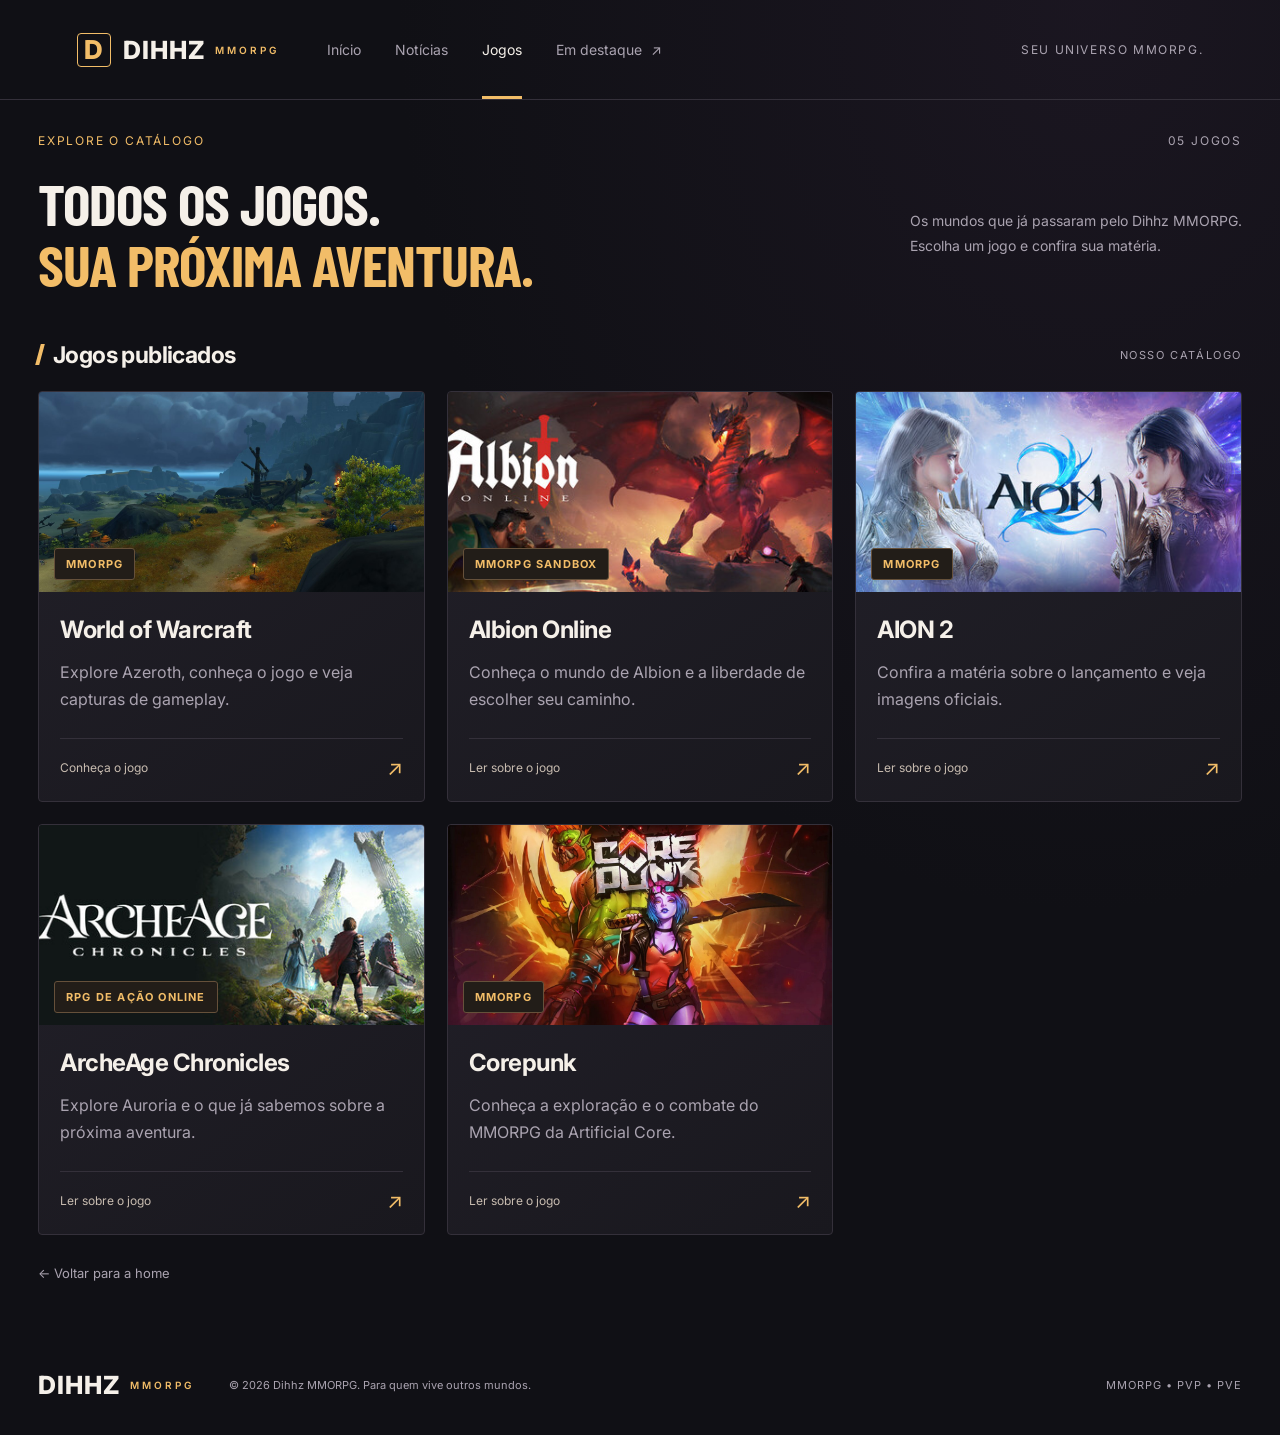
<file: jogos.html>
<!doctype html>
<html lang="pt-BR">
<head>
  <meta charset="utf-8">
  <meta name="viewport" content="width=device-width, initial-scale=1">
  <title>Todos os jogos — Dihhz MMORPG</title>
  <meta name="description" content="Explore todos os jogos publicados no Dihhz MMORPG: Albion Online, AION 2, ArcheAge Chronicles, Corepunk e World of Warcraft.">
  <link rel="icon" href="assets/favicon.svg">
  <link rel="stylesheet" href="style.css">
</head>
<body>
  <header class="header">
    <a class="logo" href="index.html" aria-label="Dihhz MMORPG, início"><span class="logo-icon">D</span>DIHHZ<span class="brand-sub">MMORPG</span></a>
    <nav aria-label="Navegação principal">
      <a href="index.html">Início</a>
      <a href="noticias.html">Notícias</a>
      <a class="active" href="jogos.html" aria-current="page">Jogos</a>
      <a href="archeage-chronicles.html">Em destaque <span>↗</span></a>
    </nav>
    <span class="header-note">SEU UNIVERSO MMORPG.</span>
  </header>
  <main class="container catalog">
    <div class="edition"><span>EXPLORE O CATÁLOGO</span><span>05 JOGOS</span></div>
    <div class="heading"><h1>Todos os jogos.<br><em>Sua próxima aventura.</em></h1><p>Os mundos que já passaram pelo Dihhz MMORPG.<br>Escolha um jogo e confira sua matéria.</p></div>
    <section aria-labelledby="catalog-title">
      <div class="section-heading"><h2 id="catalog-title"><span></span> Jogos publicados</h2><span class="muted">NOSSO CATÁLOGO</span></div>
      <div class="cards"><a class="card" href="world-of-warcraft.html"><div class="card-image"><img src="assets/wow-capa.jpg" alt="World of Warcraft" loading="lazy"><span class="tag">MMORPG</span></div><div class="card-body"><h3>World of Warcraft</h3><p class="catalog-description">Explore Azeroth, conheça o jogo e veja capturas de gameplay.</p><span class="card-bottom">Conheça o jogo <span>↗</span></span></div></a>
        <a class="card" href="albion-online.html">
          <div class="card-image"><img src="assets/albion-online-cover.jpg" alt="Arte oficial de Albion Online" width="460" height="215"><span class="tag">MMORPG SANDBOX</span></div>
          <div class="card-body"><h3>Albion Online</h3><p class="catalog-description">Conheça o mundo de Albion e a liberdade de escolher seu caminho.</p><span class="card-bottom">Ler sobre o jogo <span>↗</span></span></div>
        </a>
        <a class="card" href="aion-2.html">
          <div class="card-image"><img src="assets/aion-2-cover.jpg" alt="Arte oficial de AION 2" width="460" height="215"><span class="tag">MMORPG</span></div>
          <div class="card-body"><h3>AION 2</h3><p class="catalog-description">Confira a matéria sobre o lançamento e veja imagens oficiais.</p><span class="card-bottom">Ler sobre o jogo <span>↗</span></span></div>
        </a>
        <a class="card" href="archeage-chronicles.html">
          <div class="card-image"><img src="assets/archeage-chronicles-cover.jpg" alt="Arte oficial de ArcheAge Chronicles" width="460" height="215"><span class="tag">RPG DE AÇÃO ONLINE</span></div>
          <div class="card-body"><h3>ArcheAge Chronicles</h3><p class="catalog-description">Explore Auroria e o que já sabemos sobre a próxima aventura.</p><span class="card-bottom">Ler sobre o jogo <span>↗</span></span></div>
        </a>
<a class="card" href="corepunk.html"><div class="card-image"><img src="assets/corepunk-cover.jpg" alt="Arte oficial de Corepunk" loading="lazy"><span class="tag">MMORPG</span></div><div class="card-body"><h3>Corepunk</h3><p class="catalog-description">Conheça a exploração e o combate do MMORPG da Artificial Core.</p><span class="card-bottom">Ler sobre o jogo <span>↗</span></span></div></a>
      </div>
    </section>
    <a class="back" href="index.html">← Voltar para a home</a>
  </main>
  <footer><a class="logo" href="index.html">DIHHZ<span class="brand-sub">MMORPG</span></a><p>© 2026 Dihhz MMORPG. Para quem vive outros mundos.</p><span>MMORPG • PVP • PVE</span></footer>
</body>
</html>
</file>
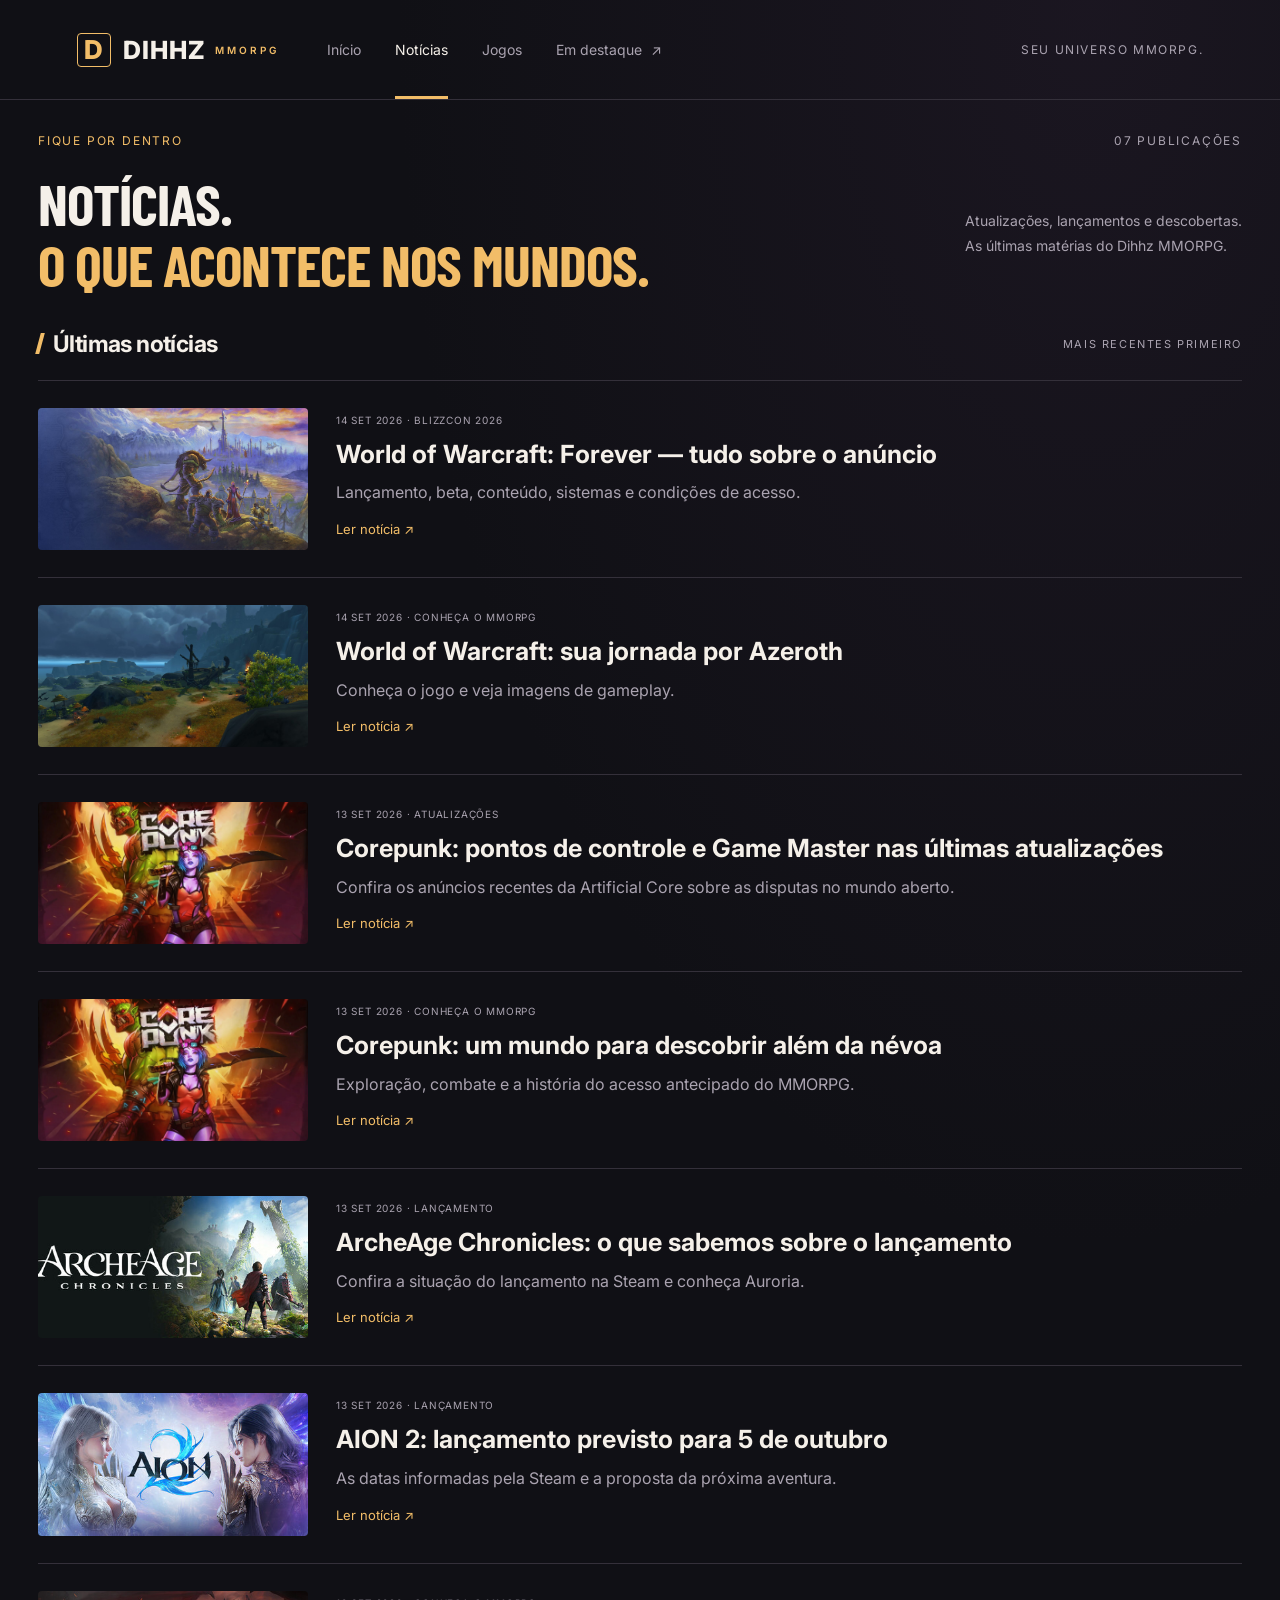
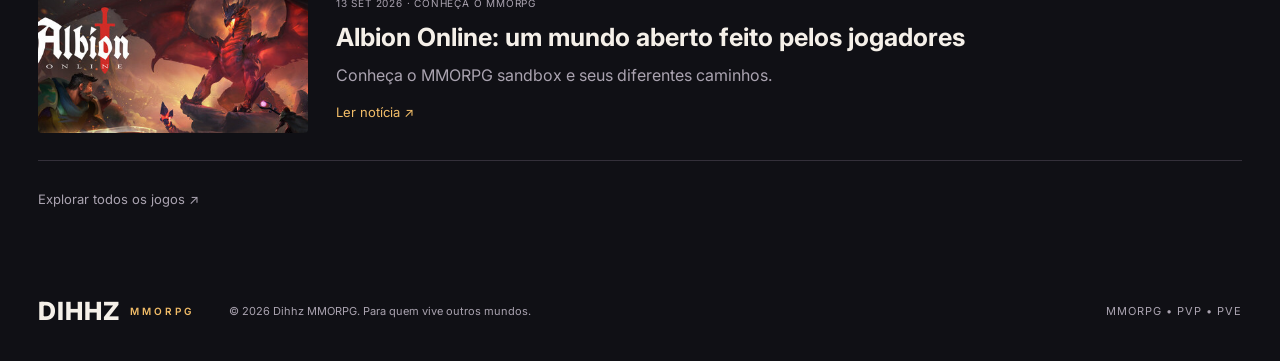
<file: noticias.html>
<!doctype html><html lang="pt-BR"><head><meta charset="utf-8"><meta name="viewport" content="width=device-width, initial-scale=1"><title>Notícias — Dihhz MMORPG</title><meta name="description" content="As últimas matérias do Dihhz MMORPG, da mais recente para a mais antiga."><meta property="og:title" content="Notícias"><meta property="og:description" content="As últimas matérias do Dihhz MMORPG, da mais recente para a mais antiga."><link rel="icon" href="assets/favicon.svg"><link rel="stylesheet" href="style.css"><script src="script.js" defer></script></head><body><header class="header"><a class="logo" href="index.html" aria-label="Dihhz MMORPG, início"><span class="logo-icon">D</span>DIHHZ<span class="brand-sub">MMORPG</span></a><nav aria-label="Navegação principal"><a href="index.html">Início</a><a class="active" href="noticias.html" aria-current="page">Notícias</a><a href="jogos.html">Jogos</a><a href="archeage-chronicles.html">Em destaque <span>↗</span></a></nav><span class="header-note">SEU UNIVERSO MMORPG.</span></header><main class="container news-archive"><div class="edition"><span>FIQUE POR DENTRO</span><span>07 PUBLICAÇÕES</span></div><div class="heading"><h1>Notícias.<br><em>O que acontece nos mundos.</em></h1><p>Atualizações, lançamentos e descobertas.<br>As últimas matérias do Dihhz MMORPG.</p></div><div class="section-heading"><h2><span></span> Últimas notícias</h2><span class="muted">MAIS RECENTES PRIMEIRO</span></div><section class="news-list" aria-label="Notícias por ordem de publicação"><a class="news-row" href="wow-forever.html"><img src="assets/wow-forever-capa.jpg" alt="World of Warcraft: Forever — tudo sobre o anúncio" loading="lazy"><div><span class="meta"><time datetime="2026-09-14">14 SET 2026</time> · BLIZZCON 2026</span><h2>World of Warcraft: Forever — tudo sobre o anúncio</h2><p>Lançamento, beta, conteúdo, sistemas e condições de acesso.</p><span class="news-read">Ler notícia ↗</span></div></a><a class="news-row" href="world-of-warcraft.html"><img src="assets/wow-capa.jpg" alt="World of Warcraft: sua jornada por Azeroth" loading="lazy"><div><span class="meta"><time datetime="2026-09-14">14 SET 2026</time> · CONHEÇA O MMORPG</span><h2>World of Warcraft: sua jornada por Azeroth</h2><p>Conheça o jogo e veja imagens de gameplay.</p><span class="news-read">Ler notícia ↗</span></div></a><a class="news-row" href="corepunk-atualizacoes.html"><img src="assets/corepunk-cover.jpg" alt="Arte de Corepunk" loading="lazy"><div><span class="meta"><time datetime="2026-09-13">13 SET 2026</time> · ATUALIZAÇÕES</span><h2>Corepunk: pontos de controle e Game Master nas últimas atualizações</h2><p>Confira os anúncios recentes da Artificial Core sobre as disputas no mundo aberto.</p><span class="news-read">Ler notícia ↗</span></div></a>
<a class="news-row" href="corepunk.html"><img src="assets/corepunk-cover.jpg" alt="Arte de Corepunk" loading="lazy"><div><span class="meta"><time datetime="2026-09-13">13 SET 2026</time> · CONHEÇA O MMORPG</span><h2>Corepunk: um mundo para descobrir além da névoa</h2><p>Exploração, combate e a história do acesso antecipado do MMORPG.</p><span class="news-read">Ler notícia ↗</span></div></a>
<a class="news-row" href="archeage-chronicles.html"><img src="assets/archeage-chronicles-cover.jpg" alt="Arte de ArcheAge Chronicles" loading="lazy"><div><span class="meta"><time datetime="2026-09-13">13 SET 2026</time> · LANÇAMENTO</span><h2>ArcheAge Chronicles: o que sabemos sobre o lançamento</h2><p>Confira a situação do lançamento na Steam e conheça Auroria.</p><span class="news-read">Ler notícia ↗</span></div></a>
<a class="news-row" href="aion-2.html"><img src="assets/aion-2-cover.jpg" alt="Arte de AION 2" loading="lazy"><div><span class="meta"><time datetime="2026-09-13">13 SET 2026</time> · LANÇAMENTO</span><h2>AION 2: lançamento previsto para 5 de outubro</h2><p>As datas informadas pela Steam e a proposta da próxima aventura.</p><span class="news-read">Ler notícia ↗</span></div></a>
<a class="news-row" href="albion-online.html"><img src="assets/albion-online-cover.jpg" alt="Arte de Albion Online" loading="lazy"><div><span class="meta"><time datetime="2026-09-13">13 SET 2026</time> · CONHEÇA O MMORPG</span><h2>Albion Online: um mundo aberto feito pelos jogadores</h2><p>Conheça o MMORPG sandbox e seus diferentes caminhos.</p><span class="news-read">Ler notícia ↗</span></div></a></section><a class="back" href="jogos.html">Explorar todos os jogos ↗</a></main><footer><a class="logo" href="index.html">DIHHZ<span class="brand-sub">MMORPG</span></a><p>© 2026 Dihhz MMORPG. Para quem vive outros mundos.</p><span>MMORPG • PVP • PVE</span></footer></body></html>
</file>
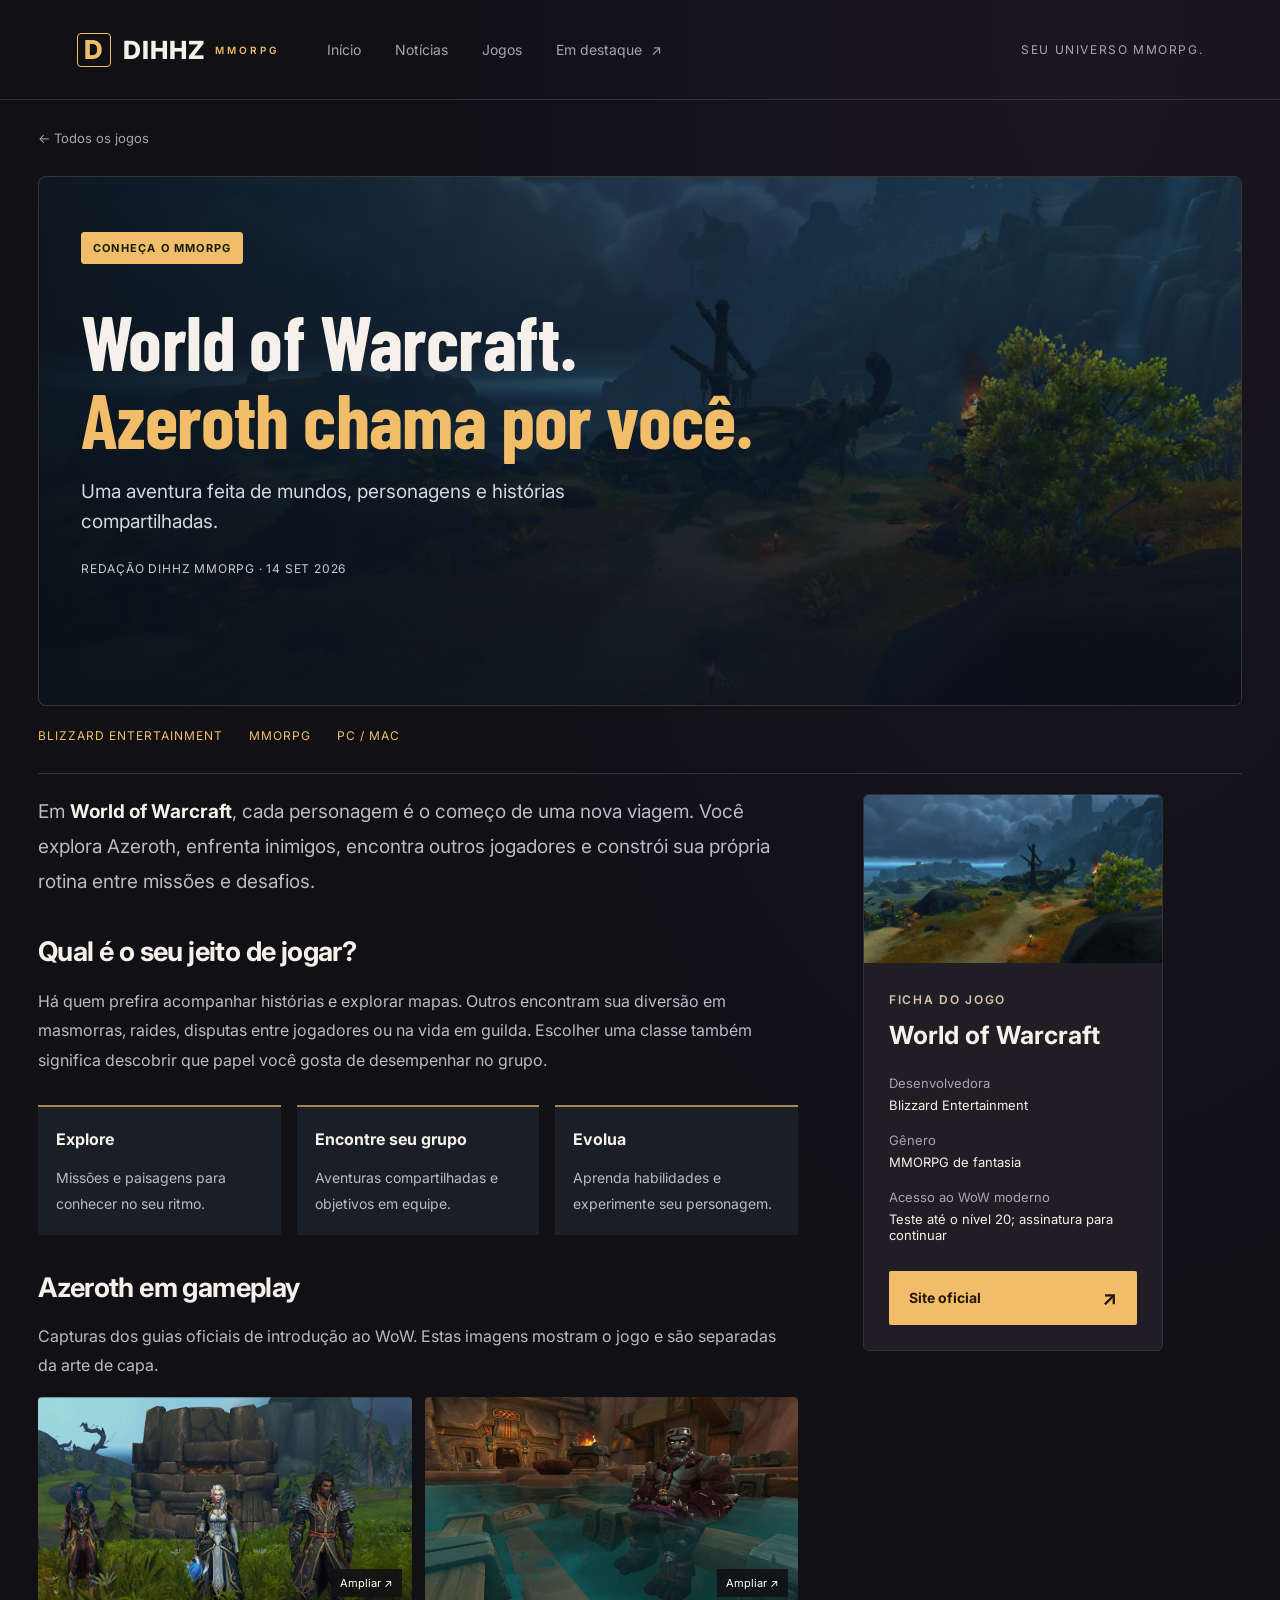
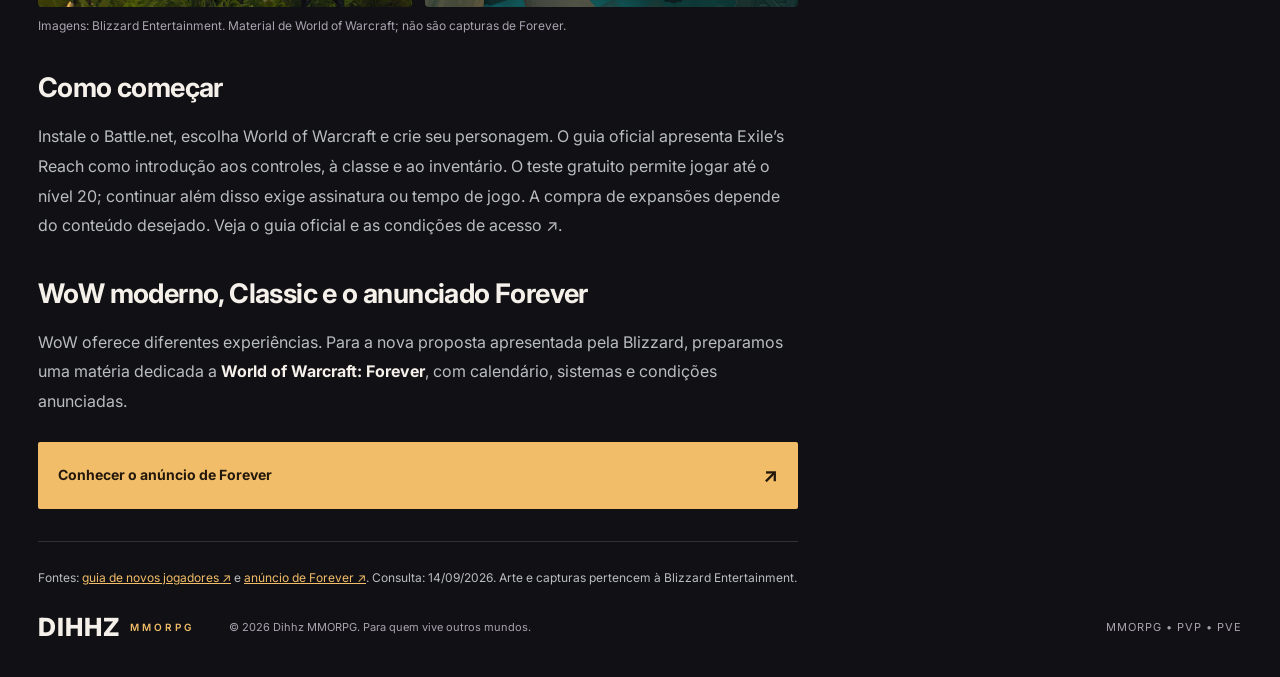
<file: world-of-warcraft.html>
<!doctype html><html lang="pt-BR"><head><meta charset="utf-8"><meta name="viewport" content="width=device-width,initial-scale=1"><title>World of Warcraft: sua jornada por Azeroth — Dihhz MMORPG</title><meta name="description" content="Conheça o MMORPG da Blizzard, suas aventuras, formas de jogar e imagens de gameplay."><meta property="og:title" content="World of Warcraft: sua jornada por Azeroth"><meta property="og:description" content="Conheça o MMORPG da Blizzard, suas aventuras, formas de jogar e imagens de gameplay."><link rel="icon" href="assets/favicon.svg"><link rel="stylesheet" href="style.css"><link rel="stylesheet" href="warcraft.css"><script src="script.js" defer></script></head><body><div class="reading-progress" aria-hidden="true"></div><header class="header"><a class="logo" href="index.html" aria-label="Dihhz MMORPG, início"><span class="logo-icon">D</span>DIHHZ<span class="brand-sub">MMORPG</span></a><nav aria-label="Navegação principal"><a href="index.html">Início</a><a href="noticias.html">Notícias</a><a href="jogos.html">Jogos</a><a href="archeage-chronicles.html">Em destaque <span>↗</span></a></nav><span class="header-note">SEU UNIVERSO MMORPG.</span></header><main class="container article warcraft"><a class="back" href="jogos.html">← Todos os jogos</a><section class="warcraft-hero"><img src="assets/wow-capa.jpg" alt="Arte oficial de World of Warcraft" fetchpriority="high"><div class="warcraft-shade"></div><div class="warcraft-title"><span class="tag lime">CONHEÇA O MMORPG</span><h1>World of Warcraft.<br><em>Azeroth chama por você.</em></h1><p>Uma aventura feita de mundos, personagens e histórias compartilhadas.</p><span class="meta">REDAÇÃO DIHHZ MMORPG · <time datetime="2026-09-14">14 SET 2026</time></span></div></section><div class="warcraft-facts"><span>BLIZZARD ENTERTAINMENT</span><span>MMORPG</span><span>PC / MAC</span></div><div class="article-layout"><article class="prose"><p class="lead">Em <strong>World of Warcraft</strong>, cada personagem é o começo de uma nova viagem. Você explora Azeroth, enfrenta inimigos, encontra outros jogadores e constrói sua própria rotina entre missões e desafios.</p><h2>Qual é o seu jeito de jogar?</h2><p>Há quem prefira acompanhar histórias e explorar mapas. Outros encontram sua diversão em masmorras, raides, disputas entre jogadores ou na vida em guilda. Escolher uma classe também significa descobrir que papel você gosta de desempenhar no grupo.</p><div class="warcraft-pillars"><div><strong>Explore</strong><p>Missões e paisagens para conhecer no seu ritmo.</p></div><div><strong>Encontre seu grupo</strong><p>Aventuras compartilhadas e objetivos em equipe.</p></div><div><strong>Evolua</strong><p>Aprenda habilidades e experimente seu personagem.</p></div></div><h2 id="gameplay">Azeroth em gameplay</h2><p>Capturas dos guias oficiais de introdução ao WoW. Estas imagens mostram o jogo e são separadas da arte de capa.</p><div class="gallery"><button class="gallery-item" data-image="assets/wow-gameplay-1.jpg" aria-label="Ampliar: Experiência inicial de World of Warcraft em Exile’s Reach"><img src="assets/wow-gameplay-1.jpg" alt="Experiência inicial de World of Warcraft em Exile’s Reach" loading="lazy"><span>Ampliar ↗</span></button><button class="gallery-item" data-image="assets/wow-gameplay-2.jpg" aria-label="Ampliar: Aventura de introdução em World of Warcraft"><img src="assets/wow-gameplay-2.jpg" alt="Aventura de introdução em World of Warcraft" loading="lazy"><span>Ampliar ↗</span></button></div><p class="image-credit">Imagens: Blizzard Entertainment. Material de World of Warcraft; não são capturas de Forever.</p><h2>Como começar</h2><p>Instale o Battle.net, escolha World of Warcraft e crie seu personagem. O guia oficial apresenta Exile’s Reach como introdução aos controles, à classe e ao inventário. O teste gratuito permite jogar até o nível 20; continuar além disso exige assinatura ou tempo de jogo. A compra de expansões depende do conteúdo desejado. <a href="https://news.blizzard.com/en-us/article/24266319/new-players-starter-guide-welcome-to-world-of-warcraft" target="_blank" rel="noopener noreferrer">Veja o guia oficial e as condições de acesso ↗</a>.</p><h2>WoW moderno, Classic e o anunciado Forever</h2><p>WoW oferece diferentes experiências. Para a nova proposta apresentada pela Blizzard, preparamos uma matéria dedicada a <strong>World of Warcraft: Forever</strong>, com calendário, sistemas e condições anunciadas.</p><a class="button warcraft-related" href="wow-forever.html">Conhecer o anúncio de Forever <span>↗</span></a><div class="source">Fontes: <a href="https://news.blizzard.com/en-us/article/24266319/new-players-starter-guide-welcome-to-world-of-warcraft" target="_blank" rel="noopener noreferrer">guia de novos jogadores ↗</a> e <a href="https://news.blizzard.com/en-us/article/24302093/carve-a-new-path-with-world-of-warcraft-forever" target="_blank" rel="noopener noreferrer">anúncio de Forever ↗</a>. Consulta: 14/09/2026. Arte e capturas pertencem à Blizzard Entertainment.</div></article><aside class="game-info"><img src="assets/wow-capa.jpg" alt="World of Warcraft"><div class="info-body"><span class="eyebrow">FICHA DO JOGO</span><h2>World of Warcraft</h2><dl><dt>Desenvolvedora</dt><dd>Blizzard Entertainment</dd><dt>Gênero</dt><dd>MMORPG de fantasia</dd><dt>Acesso ao WoW moderno</dt><dd>Teste até o nível 20; assinatura para continuar</dd></dl><a class="button" href="https://worldofwarcraft.blizzard.com/" target="_blank" rel="noopener noreferrer">Site oficial <span>↗</span></a></div></aside></div></main><footer><a class="logo" href="index.html">DIHHZ<span class="brand-sub">MMORPG</span></a><p>© 2026 Dihhz MMORPG. Para quem vive outros mundos.</p><span>MMORPG • PVP • PVE</span></footer><dialog class="lightbox"><button class="close-lightbox" aria-label="Fechar imagem">✕</button><img alt="Imagem ampliada de World of Warcraft"></dialog></body></html>
</file>
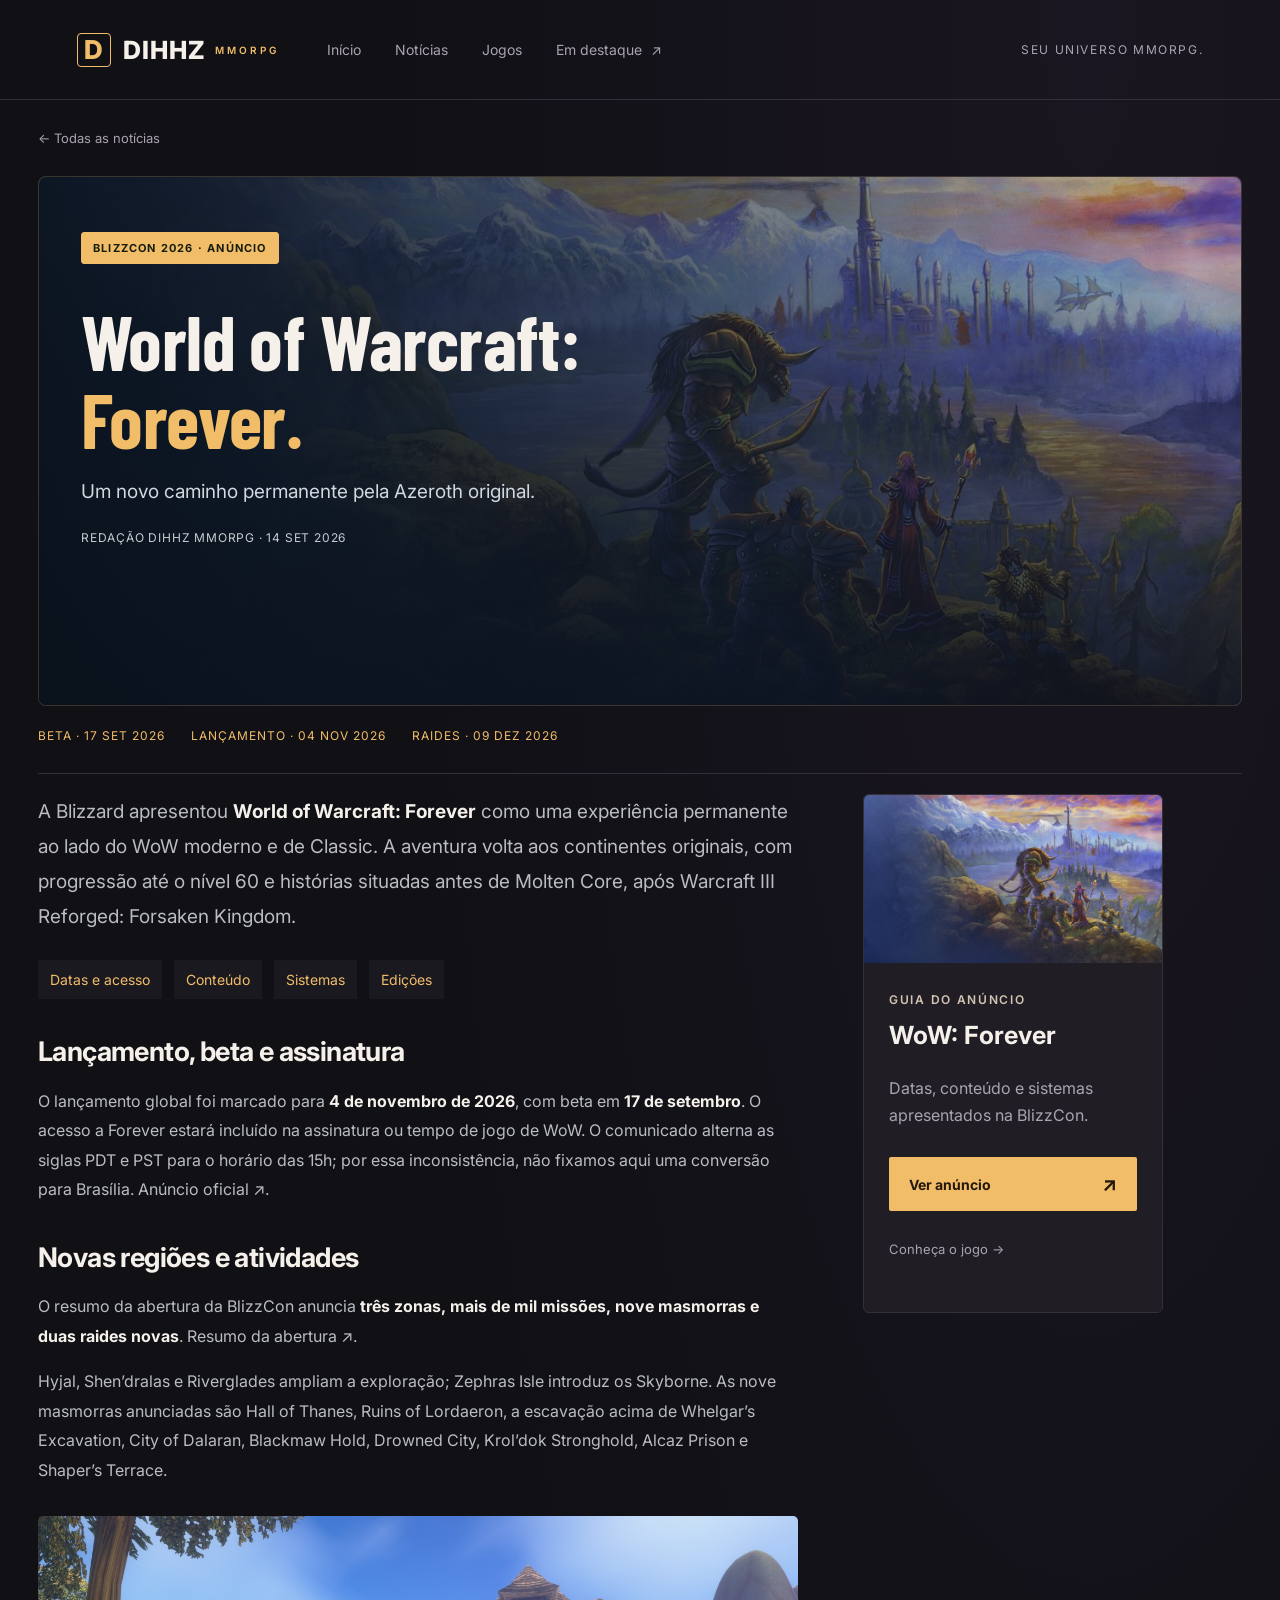
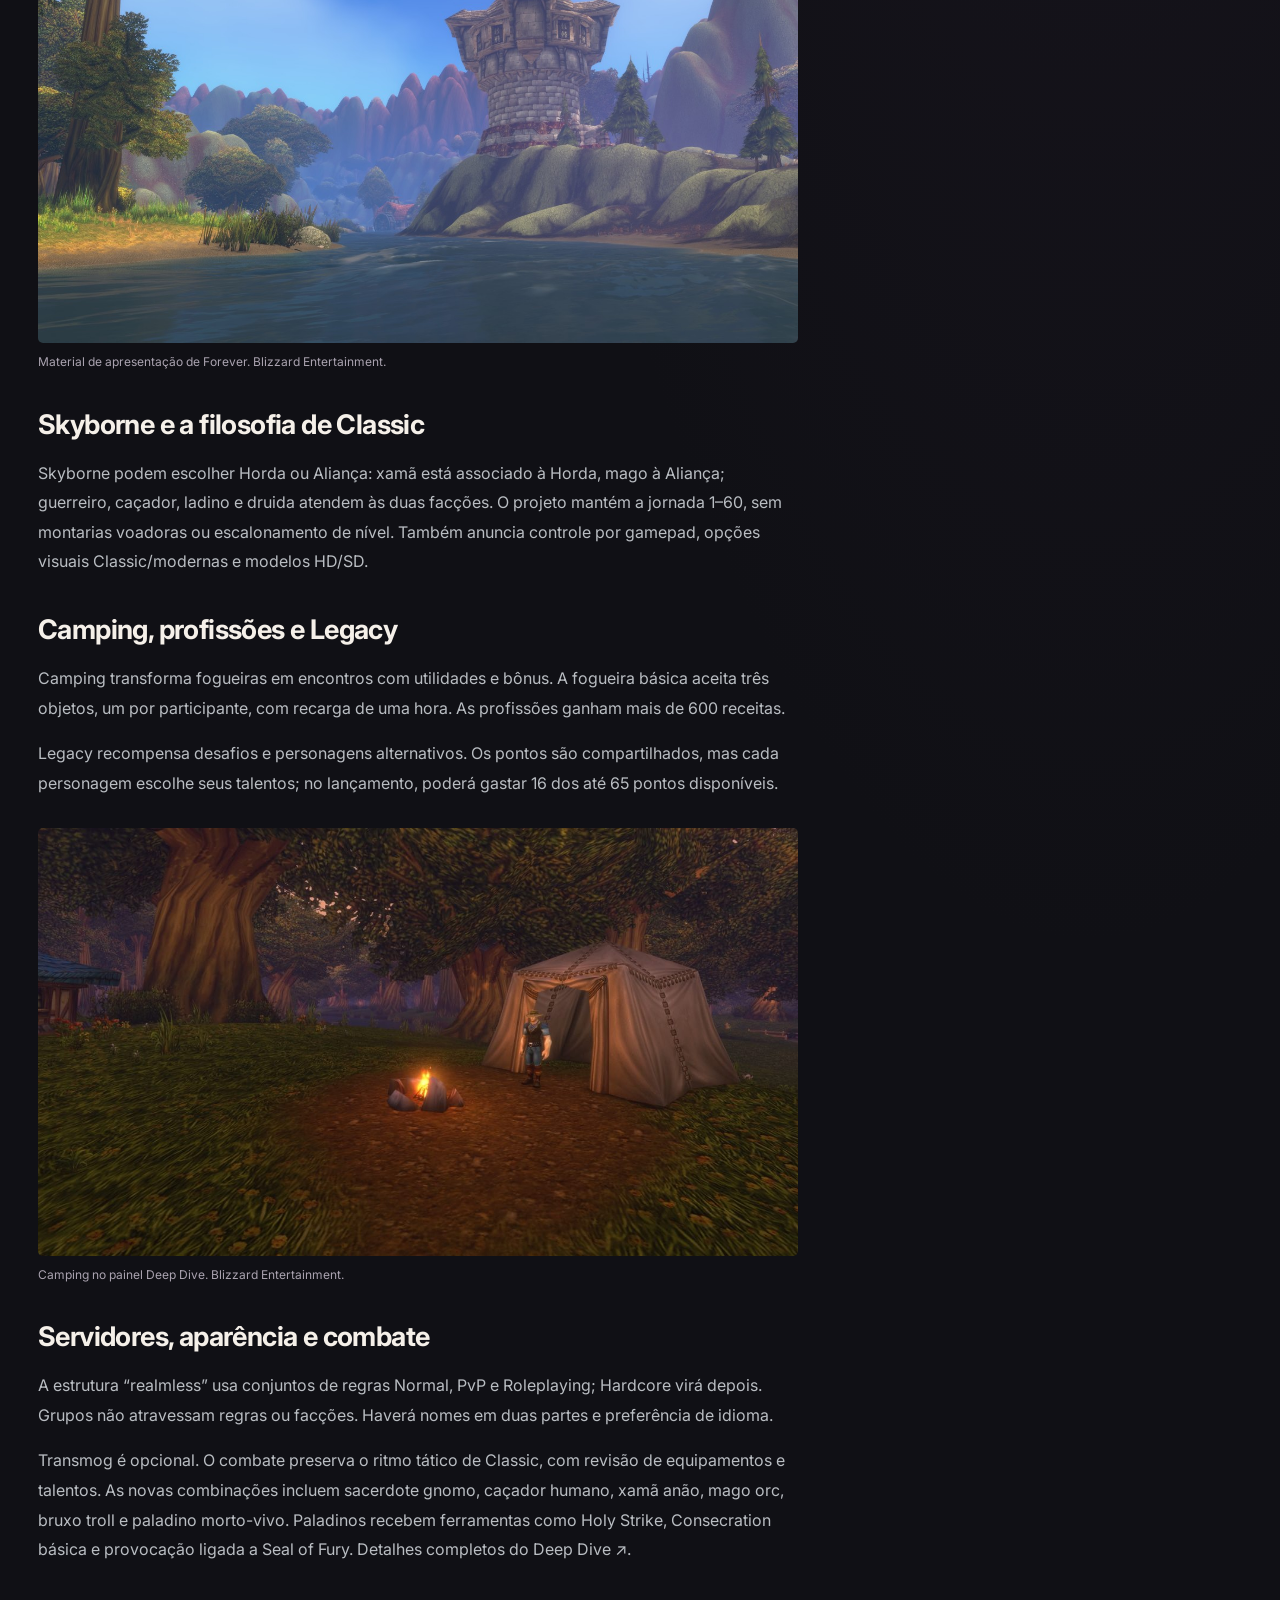
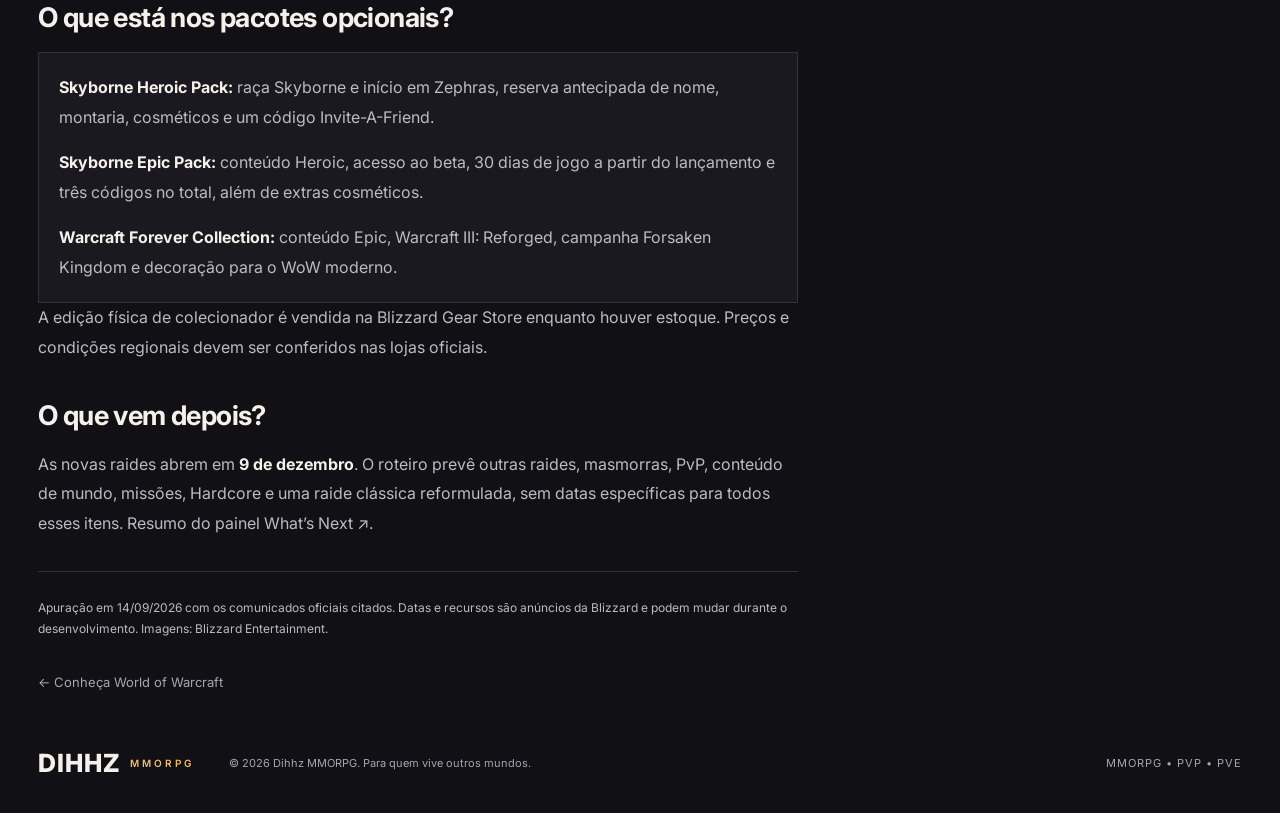
<file: wow-forever.html>
<!doctype html><html lang="pt-BR"><head><meta charset="utf-8"><meta name="viewport" content="width=device-width,initial-scale=1"><title>World of Warcraft: Forever — datas, conteúdo e sistemas anunciados — Dihhz MMORPG</title><meta name="description" content="Tudo sobre o anúncio de Forever: lançamento, beta, Skyborne, masmorras, raides, Legacy e acesso."><meta property="og:title" content="World of Warcraft: Forever — datas, conteúdo e sistemas anunciados"><meta property="og:description" content="Tudo sobre o anúncio de Forever: lançamento, beta, Skyborne, masmorras, raides, Legacy e acesso."><link rel="icon" href="assets/favicon.svg"><link rel="stylesheet" href="style.css"><link rel="stylesheet" href="warcraft.css"><script src="script.js" defer></script></head><body><div class="reading-progress" aria-hidden="true"></div><header class="header"><a class="logo" href="index.html" aria-label="Dihhz MMORPG, início"><span class="logo-icon">D</span>DIHHZ<span class="brand-sub">MMORPG</span></a><nav aria-label="Navegação principal"><a href="index.html">Início</a><a href="noticias.html">Notícias</a><a href="jogos.html">Jogos</a><a href="archeage-chronicles.html">Em destaque <span>↗</span></a></nav><span class="header-note">SEU UNIVERSO MMORPG.</span></header><main class="container article warcraft"><a class="back" href="noticias.html">← Todas as notícias</a><section class="warcraft-hero"><img src="assets/wow-forever-capa.jpg" alt="Arte oficial de World of Warcraft" fetchpriority="high"><div class="warcraft-shade"></div><div class="warcraft-title"><span class="tag lime">BLIZZCON 2026 · ANÚNCIO</span><h1>World of Warcraft:<br><em>Forever.</em></h1><p>Um novo caminho permanente pela Azeroth original.</p><span class="meta">REDAÇÃO DIHHZ MMORPG · <time datetime="2026-09-14">14 SET 2026</time></span></div></section><div class="warcraft-facts"><span>BETA · 17 SET 2026</span><span>LANÇAMENTO · 04 NOV 2026</span><span>RAIDES · 09 DEZ 2026</span></div><div class="article-layout"><article class="prose"><p class="lead">A Blizzard apresentou <strong>World of Warcraft: Forever</strong> como uma experiência permanente ao lado do WoW moderno e de Classic. A aventura volta aos continentes originais, com progressão até o nível 60 e histórias situadas antes de Molten Core, após Warcraft III Reforged: Forsaken Kingdom.</p><nav class="article-jump" aria-label="Nesta notícia"><a href="#datas">Datas e acesso</a><a href="#conteudo">Conteúdo</a><a href="#sistemas">Sistemas</a><a href="#edicoes">Edições</a></nav><h2 id="datas">Lançamento, beta e assinatura</h2><p>O lançamento global foi marcado para <strong>4 de novembro de 2026</strong>, com beta em <strong>17 de setembro</strong>. O acesso a Forever estará incluído na assinatura ou tempo de jogo de WoW. O comunicado alterna as siglas PDT e PST para o horário das 15h; por essa inconsistência, não fixamos aqui uma conversão para Brasília. <a href="https://news.blizzard.com/en-us/article/24302093/carve-a-new-path-with-world-of-warcraft-forever" target="_blank" rel="noopener noreferrer">Anúncio oficial ↗</a>.</p><h2 id="conteudo">Novas regiões e atividades</h2><p>O resumo da abertura da BlizzCon anuncia <strong>três zonas, mais de mil missões, nove masmorras e duas raides novas</strong>. <a href="https://news.blizzard.com/en-us/article/24301453/everything-announced-at-blizzcon-2026-opening-ceremony" target="_blank" rel="noopener noreferrer">Resumo da abertura ↗</a>.</p><p>Hyjal, Shen’dralas e Riverglades ampliam a exploração; Zephras Isle introduz os Skyborne. As nove masmorras anunciadas são Hall of Thanes, Ruins of Lordaeron, a escavação acima de Whelgar’s Excavation, City of Dalaran, Blackmaw Hold, Drowned City, Krol’dok Stronghold, Alcaz Prison e Shaper’s Terrace.</p><figure class="warcraft-inline"><img src="assets/wow-forever-mundo-web.jpg" alt="Material oficial apresentado no painel de Forever" loading="lazy"><figcaption>Material de apresentação de Forever. Blizzard Entertainment.</figcaption></figure><h2>Skyborne e a filosofia de Classic</h2><p>Skyborne podem escolher Horda ou Aliança: xamã está associado à Horda, mago à Aliança; guerreiro, caçador, ladino e druida atendem às duas facções. O projeto mantém a jornada 1–60, sem montarias voadoras ou escalonamento de nível. Também anuncia controle por gamepad, opções visuais Classic/modernas e modelos HD/SD.</p><h2 id="sistemas">Camping, profissões e Legacy</h2><p>Camping transforma fogueiras em encontros com utilidades e bônus. A fogueira básica aceita três objetos, um por participante, com recarga de uma hora. As profissões ganham mais de 600 receitas.</p><p>Legacy recompensa desafios e personagens alternativos. Os pontos são compartilhados, mas cada personagem escolhe seus talentos; no lançamento, poderá gastar 16 dos até 65 pontos disponíveis.</p><figure class="warcraft-inline"><img src="assets/wow-forever-camping.jpg" alt="Apresentação oficial do sistema Camping de Forever" loading="lazy"><figcaption>Camping no painel Deep Dive. Blizzard Entertainment.</figcaption></figure><h2>Servidores, aparência e combate</h2><p>A estrutura “realmless” usa conjuntos de regras Normal, PvP e Roleplaying; Hardcore virá depois. Grupos não atravessam regras ou facções. Haverá nomes em duas partes e preferência de idioma.</p><p>Transmog é opcional. O combate preserva o ritmo tático de Classic, com revisão de equipamentos e talentos. As novas combinações incluem sacerdote gnomo, caçador humano, xamã anão, mago orc, bruxo troll e paladino morto-vivo. Paladinos recebem ferramentas como Holy Strike, Consecration básica e provocação ligada a Seal of Fury. <a href="https://news.blizzard.com/en-us/article/24303313/world-of-warcraft-forever-deep-dive-panel-recap" target="_blank" rel="noopener noreferrer">Detalhes completos do Deep Dive ↗</a>.</p><h2 id="edicoes">O que está nos pacotes opcionais?</h2><div class="warcraft-editions"><p><strong>Skyborne Heroic Pack:</strong> raça Skyborne e início em Zephras, reserva antecipada de nome, montaria, cosméticos e um código Invite-A-Friend.</p><p><strong>Skyborne Epic Pack:</strong> conteúdo Heroic, acesso ao beta, 30 dias de jogo a partir do lançamento e três códigos no total, além de extras cosméticos.</p><p><strong>Warcraft Forever Collection:</strong> conteúdo Epic, Warcraft III: Reforged, campanha Forsaken Kingdom e decoração para o WoW moderno.</p></div><p>A edição física de colecionador é vendida na Blizzard Gear Store enquanto houver estoque. Preços e condições regionais devem ser conferidos nas lojas oficiais.</p><h2>O que vem depois?</h2><p>As novas raides abrem em <strong>9 de dezembro</strong>. O roteiro prevê outras raides, masmorras, PvP, conteúdo de mundo, missões, Hardcore e uma raide clássica reformulada, sem datas específicas para todos esses itens. <a href="https://news.blizzard.com/en-us/article/24303862/world-of-warcraft-forever-whats-next-panel-recap" target="_blank" rel="noopener noreferrer">Resumo do painel What’s Next ↗</a>.</p><div class="source">Apuração em 14/09/2026 com os comunicados oficiais citados. Datas e recursos são anúncios da Blizzard e podem mudar durante o desenvolvimento. Imagens: Blizzard Entertainment.</div><a class="back" href="world-of-warcraft.html">← Conheça World of Warcraft</a></article><aside class="game-info"><img src="assets/wow-forever-capa.jpg" alt="World of Warcraft Forever"><div class="info-body"><span class="eyebrow">GUIA DO ANÚNCIO</span><h2>WoW: Forever</h2><p class="catalog-description">Datas, conteúdo e sistemas apresentados na BlizzCon.</p><a class="button" href="https://news.blizzard.com/en-us/article/24302093/carve-a-new-path-with-world-of-warcraft-forever" target="_blank" rel="noopener noreferrer">Ver anúncio <span>↗</span></a><a class="back" href="world-of-warcraft.html">Conheça o jogo →</a></div></aside></div></main><footer><a class="logo" href="index.html">DIHHZ<span class="brand-sub">MMORPG</span></a><p>© 2026 Dihhz MMORPG. Para quem vive outros mundos.</p><span>MMORPG • PVP • PVE</span></footer></body></html>
</file>
<file: style.css>
@import url('https://fonts.googleapis.com/css2?family=Barlow+Condensed:wght@600;700;800&family=Inter:wght@400;500;600;700;800&display=swap');
:root{color-scheme:dark;--bg:#101113;--panel:#191b1e;--line:#2d3034;--text:#f3f4ed;--muted:#9a9da3;--lime:#f2bd68}*{box-sizing:border-box}html{scroll-behavior:smooth;scroll-padding-top:30px}body{margin:0;background:var(--bg);color:var(--text);font-family:Inter,Arial,sans-serif;font-size:16px}a{color:inherit;text-decoration:none}button{font:inherit}img{max-width:100%;display:block}a,button{-webkit-tap-highlight-color:transparent}a:focus-visible,button:focus-visible{outline:3px solid var(--lime);outline-offset:5px}.header{max-width:1440px;margin:auto;height:100px;padding:0 6%;display:flex;align-items:center;border-bottom:1px solid var(--line);gap:70px}.logo{display:flex;align-items:center;font-size:27px;font-weight:800;letter-spacing:-1.5px}.logo-icon{font-size:26px;background:var(--lime);color:#12150d;width:34px;height:34px;display:grid;place-items:center;transform:skew(-10deg);margin-right:12px}.logo-dot{color:var(--lime)}nav{display:flex;height:100%;align-items:center;gap:34px}nav a{font-size:14px;color:var(--muted);height:100%;display:flex;align-items:center;gap:9px;position:relative}nav a:hover,nav .active{color:var(--text)}nav .active:after{content:'';position:absolute;bottom:0;left:0;right:0;height:3px;background:var(--lime)}.header-note{margin-left:auto;font-size:12px;letter-spacing:1.6px;color:var(--muted)}.container{max-width:1268px;padding:0 32px;margin:auto}.edition{display:flex;justify-content:space-between;margin-top:33px;font-size:12px;letter-spacing:1.8px;color:var(--muted)}.edition span:first-child{color:var(--lime);display:flex;align-items:center;gap:9px}.edition i{width:6px;height:6px;background:var(--lime);border-radius:50%}.heading{display:flex;justify-content:space-between;align-items:flex-end;margin:25px 0 34px}h1,h2,h3,p{margin-top:0}.heading h1{font-family:'Barlow Condensed','Arial Narrow',sans-serif;font-size:66px;line-height:.98;letter-spacing:-1px;text-transform:uppercase;margin:0;font-weight:700}em{font-style:normal;color:var(--lime)}.heading p{font-size:14px;color:var(--muted);line-height:1.8;margin:0 0 3px}.hero{position:relative;height:490px;overflow:hidden;border-radius:8px;border:1px solid #383c36;background:#292e23}.hero>img{width:100%;height:100%;object-fit:cover;object-position:center 50%}.hero-shade{position:absolute;inset:0;background:linear-gradient(90deg,rgba(9,13,10,.94),rgba(9,13,10,.64) 43%,rgba(9,13,10,.02)),linear-gradient(0deg,rgba(5,8,5,.35),transparent)}.hero-content{position:absolute;inset:38px auto 35px 40px;display:flex;flex-direction:column;align-items:flex-start}.tag{display:inline-block;background:#221d18;color:var(--lime);border:1px solid #65503a;font-size:11px;font-weight:700;letter-spacing:1.2px;padding:8px 11px;border-radius:3px}.tag.lime{background:var(--lime);border-color:var(--lime);color:#151d0b}.eyebrow{font-size:12px;letter-spacing:1.7px;font-weight:600;color:#d3c4b3}.hero .eyebrow{margin-top:auto;margin-bottom:15px}.eyebrow span{margin:0 9px;color:var(--lime)}.hero h2{font-family:'Barlow Condensed',Arial,sans-serif;font-weight:700;font-size:54px;line-height:1.02;margin-bottom:16px}.hero p{font-size:14px;line-height:1.7;color:#c9cdc6;margin-bottom:23px}.button{display:flex;justify-content:space-between;align-items:center;gap:45px;color:#12180c;background:var(--lime);font-weight:700;font-size:14px;padding:15px 20px;border-radius:3px;transition:background .2s,transform .2s}.button:hover{background:#ffd89b;transform:translateY(-2px)}.button span{font-size:20px}.hero-number{position:absolute;bottom:28px;right:32px;font-size:25px;font-weight:600}.hero-number small{font-size:10px;letter-spacing:2px;color:#d7dccf}.news{padding-top:46px}.section-heading{display:flex;justify-content:space-between;align-items:center;margin-bottom:22px}.section-heading h2{font-size:23px;display:flex;align-items:center;gap:11px;margin:0;letter-spacing:-.6px}.section-heading h2>span{width:4px;height:21px;background:var(--lime);transform:skew(-15deg)}.muted{font-size:11px;letter-spacing:1.6px;color:var(--muted)}.cards{display:grid;grid-template-columns:repeat(3,1fr);gap:22px}.card{border:1px solid var(--line);border-radius:6px;overflow:hidden;background:var(--panel);transition:transform .2s,border-color .2s}.card:hover{transform:translateY(-5px);border-color:#b88748}.card-image{height:190px;position:relative;overflow:hidden}.card-image img{width:100%;height:100%;object-fit:cover;transition:transform .4s}.card:hover img{transform:scale(1.04)}.card-image .tag{position:absolute;bottom:12px;left:15px}.card-body{padding:21px}.meta{color:var(--muted);font-size:10px;letter-spacing:.8px}.card h3{font-size:20px;line-height:1.4;letter-spacing:-.5px;margin:12px 0 24px}.card-bottom{display:flex;justify-content:space-between;align-items:center;font-size:12px;color:#b7bab5;border-top:1px solid var(--line);padding-top:16px}.card-bottom span{font-size:21px;color:var(--lime)}.closing{margin:54px 0;display:flex;align-items:center;border-top:1px solid var(--line);border-bottom:1px solid var(--line);padding:27px 0;gap:25px}.mini-mark{font-weight:800;color:var(--lime);font-size:48px;letter-spacing:-5px}.closing p{margin:0;font-size:16px;line-height:1.5;color:var(--muted)}.closing strong{color:var(--text);font-weight:500}.closing>span:last-child{margin-left:auto;color:var(--muted);font-size:11px;letter-spacing:1.5px}footer{max-width:1268px;margin:auto;padding:24px 32px 35px;display:flex;align-items:center;gap:35px}footer p,footer>span{color:var(--muted);font-size:11px;margin:0}footer>span{margin-left:auto;letter-spacing:1px}.back{display:inline-block;font-size:13px;color:var(--muted);margin:30px 0}.back:hover{color:var(--lime)}.article-heading{max-width:890px;margin:12px 0 32px}.article-heading>.eyebrow{margin-left:16px}.article h1{font-family:'Barlow Condensed',Arial,sans-serif;font-size:64px;line-height:1.06;letter-spacing:-.6px;margin:23px 0}.dek{color:#afb3b8;font-size:18px;line-height:1.7;max-width:770px}.byline{display:flex;gap:12px;align-items:center;font-size:13px;margin-top:25px}.avatar{width:39px;height:39px;display:grid;place-items:center;background:#40301f;color:var(--lime);font-weight:800;border-radius:50%}.byline small{display:block;color:var(--muted);margin-top:5px;font-size:12px}.article-cover{margin:0 0 44px}.article-cover>img{width:100%;max-height:570px;object-fit:cover;border-radius:6px}.article-cover figcaption{font-size:12px;color:var(--muted);margin-top:11px}.article-layout{display:grid;grid-template-columns:minmax(0,760px) 300px;gap:65px}.prose{color:#b9bdc2;line-height:1.85}.prose strong{color:var(--text)}.prose h2{color:var(--text);font-size:27px;line-height:1.3;letter-spacing:-.6px;margin:35px 0 17px}.prose .lead{font-size:19px}.prose blockquote{margin:32px 0;padding:20px 26px;border-left:3px solid var(--lime);background:#211c19;color:#f2e5d4;font-size:25px;font-weight:500;line-height:1.45}.prose blockquote span{display:block;font-size:10px;letter-spacing:1.5px;color:var(--lime);margin-top:14px}.game-info{align-self:start;position:sticky;top:25px;background:var(--panel);border:1px solid var(--line);border-radius:6px;overflow:hidden}.game-info>img{width:100%}.info-body{padding:25px}.info-body h2{font-size:25px;margin:12px 0 25px}dl{font-size:13px}dt{color:var(--muted);margin-top:19px}dd{margin:6px 0 0}.info-body .button{margin-top:28px;gap:15px}.gallery{display:grid;grid-template-columns:1fr 1fr;gap:13px}.gallery-item{position:relative;border:0;padding:0;background:#222;cursor:zoom-in;border-radius:4px;overflow:hidden}.gallery-item img{width:100%;aspect-ratio:16/9;object-fit:cover}.gallery-item span{position:absolute;bottom:10px;right:10px;font-size:11px;background:#101113df;padding:4px 9px;color:white}.gallery-item.wide{grid-column:1/-1}.source{font-size:12px;line-height:1.8;border-top:1px solid var(--line);padding-top:25px;margin-top:32px}.source a{color:var(--lime);text-decoration:underline}.lightbox{padding:0;border:1px solid var(--line);background:#101113;max-width:95vw;max-height:94vh;overflow:visible}.lightbox::backdrop{background:#000d}.lightbox img{max-height:88vh;max-width:93vw;object-fit:contain}.close-lightbox{position:absolute;top:10px;right:10px;width:40px;height:40px;background:#101113;color:white;border:1px solid #777;border-radius:50%;cursor:pointer}.reading-progress{position:fixed;top:0;left:0;width:0;height:3px;background:var(--lime);z-index:10}@media(min-width:1500px){.header{max-width:1320px;padding:0 58px}}@media(max-width:950px){.header{gap:35px;padding:0 32px}.header-note{display:none}.heading h1{font-size:56px}.cards{gap:15px}.card-body{padding:16px}.card h3{font-size:18px}.article-layout{gap:30px;grid-template-columns:minmax(0,1fr) 260px}.article h1{font-size:54px}}@media(max-width:680px){.header{height:auto;min-height:80px;padding:20px;gap:20px;flex-wrap:wrap;justify-content:space-between}.logo{font-size:24px}.logo-icon{width:28px;height:28px;font-size:22px;margin-right:8px}nav{gap:18px;height:40px}nav a{font-size:12px}.container{padding:0 20px}.edition{font-size:10px;margin-top:25px;letter-spacing:1px}.heading{display:block;margin-top:28px}.heading h1{font-size:54px}.heading p{margin-top:20px;font-size:13px}.hero{height:480px}.hero-content{inset:25px 22px}.hero-shade{background:linear-gradient(90deg,#090d0bea,#090d0b50),linear-gradient(0deg,#090d0bcc,transparent)}.hero h2{font-size:43px}.hero p{font-size:13px}.hero-number{display:none}.hero .eyebrow{margin-top:55px}.section-heading{gap:16px}.section-heading h2{font-size:21px}.section-heading>.muted{max-width:100px;font-size:10px;text-align:right;line-height:1.6}.cards{grid-template-columns:1fr;gap:22px}.card-image{height:auto;aspect-ratio:1.95}.card h3{font-size:22px}.card-body{padding:22px}.closing>span:last-child{display:none}.closing{margin:35px 0}.article h1{font-size:46px}.article-heading>.eyebrow{font-size:10px;margin-left:8px}.dek{font-size:16px}.article-layout{display:flex;flex-direction:column;gap:20px}.game-info{position:static;width:100%;margin-bottom:30px}.game-info>img{max-height:210px;object-fit:cover}.article-cover{margin-bottom:25px}.article-cover>img{min-height:230px}.prose h2{font-size:25px}.prose .lead{font-size:18px}.prose blockquote{font-size:22px}.gallery{grid-template-columns:1fr}.gallery-item.wide{grid-column:auto}footer{flex-wrap:wrap;gap:18px;padding:20px}footer>span{margin-left:0;width:100%}}@media(prefers-reduced-motion:reduce){html{scroll-behavior:auto}*,*:before,*:after{transition:none!important}}

/* Dihhz MMORPG: fantasy editorial identity */
:root{--bg:#101015;--panel:#1a1920;--line:#34303a;--text:#f5f0e9;--muted:#aaa3b0}body{background:radial-gradient(ellipse at 85% 0%,#30223855,transparent 45%),var(--bg)}.header{gap:48px}.logo{letter-spacing:1px;font-size:25px;flex-wrap:wrap;position:relative}.brand-sub{font-size:10px;letter-spacing:3px;margin-left:10px;color:var(--lime);font-weight:600}.logo-icon{transform:none;border-radius:4px;background:transparent;border:1px solid var(--lime);color:var(--lime)}.heading{align-items:center;gap:30px}.heading h1{font-size:58px;line-height:1.06}.heading p{max-width:350px}.hero{height:510px;border-color:#76604566}.hero-shade{background:linear-gradient(90deg,#100d16f2,#100d16aa 44%,#100d1620),linear-gradient(0deg,#100d16aa,transparent)}.hero h2{font-size:60px}.hero-content{inset:36px auto 38px 40px}.hero-content>.tag{letter-spacing:2px}.hero .eyebrow{color:#e4c79d}.button{border-radius:2px;color:#23180b}.card-image{height:200px}.card{background:linear-gradient(145deg,#222029,#19181e);border-radius:4px}.card-bottom{color:#c8bcb0}.closing{border-color:#564536}.mini-mark{letter-spacing:-2px}.article h1{font-size:68px}.game-info{background:#211d24}.article-cover>img{object-position:center}.prose blockquote{border-color:var(--lime)}@media(max-width:950px){.header{gap:25px}.heading h1{font-size:48px}.brand-sub{font-size:9px;letter-spacing:2px}.article h1{font-size:54px}}@media(max-width:680px){.header{justify-content:center;gap:9px;padding:18px 20px 0}.header .logo{width:100%;justify-content:center}.header nav{gap:32px}.heading h1{font-size:43px}.hero{height:460px}.hero-content{inset:25px 22px}.hero h2{font-size:46px}.article h1{font-size:45px}.card-image{height:auto}.hero .eyebrow{margin-top:55px}.hero p{max-width:290px}.hero p br{display:none}}

/* Destaque editorial com a arte enviada preservada ao lado da chamada. */
.hero.hero-archeage{display:grid;grid-template-columns:38% 62%;height:auto;min-height:410px;background:#19171e;overflow:hidden}
.hero-archeage>img{grid-column:2;grid-row:1;width:100%;height:100%;object-fit:contain;background:#111217}
.hero-archeage .hero-content{position:static;grid-column:1;grid-row:1;padding:32px;justify-content:center;gap:0}
.hero-archeage .eyebrow{margin-top:30px;margin-bottom:15px}
.hero-archeage h2{font-size:54px;overflow-wrap:break-word}
.hero-archeage p{line-height:1.8}
@media(max-width:950px){.hero-archeage .hero-content{padding:25px}.hero-archeage h2{font-size:44px}}
@media(max-width:680px){.hero.hero-archeage{display:flex;flex-direction:column;min-height:0}.hero-archeage>img{height:auto;aspect-ratio:16/9;object-fit:contain}.hero-archeage .hero-content{padding:26px}.hero-archeage .eyebrow{margin-top:24px}.hero-archeage h2{font-size:46px}.hero-archeage p{max-width:none}}



.catalog{min-height:calc(100vh - 225px);padding-bottom:35px}.catalog .heading{margin-bottom:45px}.catalog .card{display:flex;flex-direction:column}.catalog .card-body{display:flex;flex-direction:column;flex:1}.catalog .card h3{margin:0 0 12px;font-size:24px}.catalog-description{font-size:16px;color:var(--muted);line-height:1.7;margin-bottom:25px}.catalog .card-bottom{margin-top:auto}.header nav{flex-shrink:0}@media(max-width:1100px){.header-note{display:none}}@media(max-width:680px){.header nav{gap:20px;justify-content:center;width:100%}.header nav a{font-size:12px}.catalog .heading{margin-bottom:30px}}@media(max-width:360px){.header nav{gap:13px}}


.news-archive{padding-bottom:35px;min-height:75vh}.news-list{border-top:1px solid var(--line)}.news-row{display:grid;grid-template-columns:270px minmax(0,1fr);gap:28px;padding:27px 0;border-bottom:1px solid var(--line)}.news-row>img{width:100%;aspect-ratio:1.9;object-fit:cover;border-radius:4px}.news-row h2{font-size:25px;line-height:1.3;margin:10px 0;color:var(--text)}.news-row p{color:var(--muted);font-size:16px;line-height:1.6;margin-bottom:12px}.news-read{font-size:13px;color:var(--lime)}.news-row:hover h2{color:var(--lime)}@media(max-width:680px){.news-row{grid-template-columns:1fr;gap:18px}.news-row h2{font-size:23px}.news-archive .heading h1{font-size:40px}.news-archive .muted{font-size:10px}}
</file>
<file: warcraft.css>
.warcraft-hero{position:relative;min-height:530px;border-radius:8px;overflow:hidden;border:1px solid #76604566;background:#141921}.warcraft-hero>img{position:absolute;inset:0;width:100%;height:100%;object-fit:cover}.warcraft-shade{position:absolute;inset:0;background:linear-gradient(90deg,#09121bed,#0b18278a 60%,#10101a22),linear-gradient(0deg,#0b0e18dd,transparent 85%)}.warcraft-title{position:relative;padding:55px 42px;max-width:850px}.warcraft .warcraft-title h1{font-size:76px;margin:38px 0 20px;line-height:1.02}.warcraft-title p{font-size:19px;line-height:1.6;color:#d1d9e0;max-width:580px}.warcraft-title .meta{color:#c7cbd0;font-size:12px}.warcraft-facts{display:flex;gap:26px;flex-wrap:wrap;padding:22px 0 30px;font-size:12px;letter-spacing:1px;color:var(--lime);margin-bottom:20px;border-bottom:1px solid var(--line)}.warcraft-pillars{display:grid;grid-template-columns:repeat(3,1fr);gap:16px;margin:30px 0}.warcraft-pillars>div{padding:18px;background:#191e27;border-top:2px solid #a58851}.warcraft-pillars p{font-size:14px;margin:10px 0 0}.warcraft-inline{margin:30px 0}.warcraft-inline img{width:100%;border-radius:5px}.warcraft-inline figcaption,.image-credit{color:var(--muted);font-size:12px;line-height:1.6;margin-top:9px}.warcraft-related{margin:25px 0}.article-jump{height:auto;display:flex;flex-wrap:wrap;gap:12px;margin:25px 0}.article-jump a{padding:7px 12px;background:var(--panel);color:var(--lime)}.warcraft-editions{border:1px solid var(--line);padding:20px;background:var(--panel)}.warcraft-editions p:last-child{margin:0}@media(max-width:680px){.warcraft-hero{min-height:460px}.warcraft-title{padding:32px 24px}.warcraft .warcraft-title h1{font-size:49px;margin-top:34px}.warcraft-title p{font-size:16px}.warcraft-facts{gap:12px;font-size:11px}.warcraft-pillars{grid-template-columns:1fr}.warcraft .article-layout{gap:25px}}
</file>
